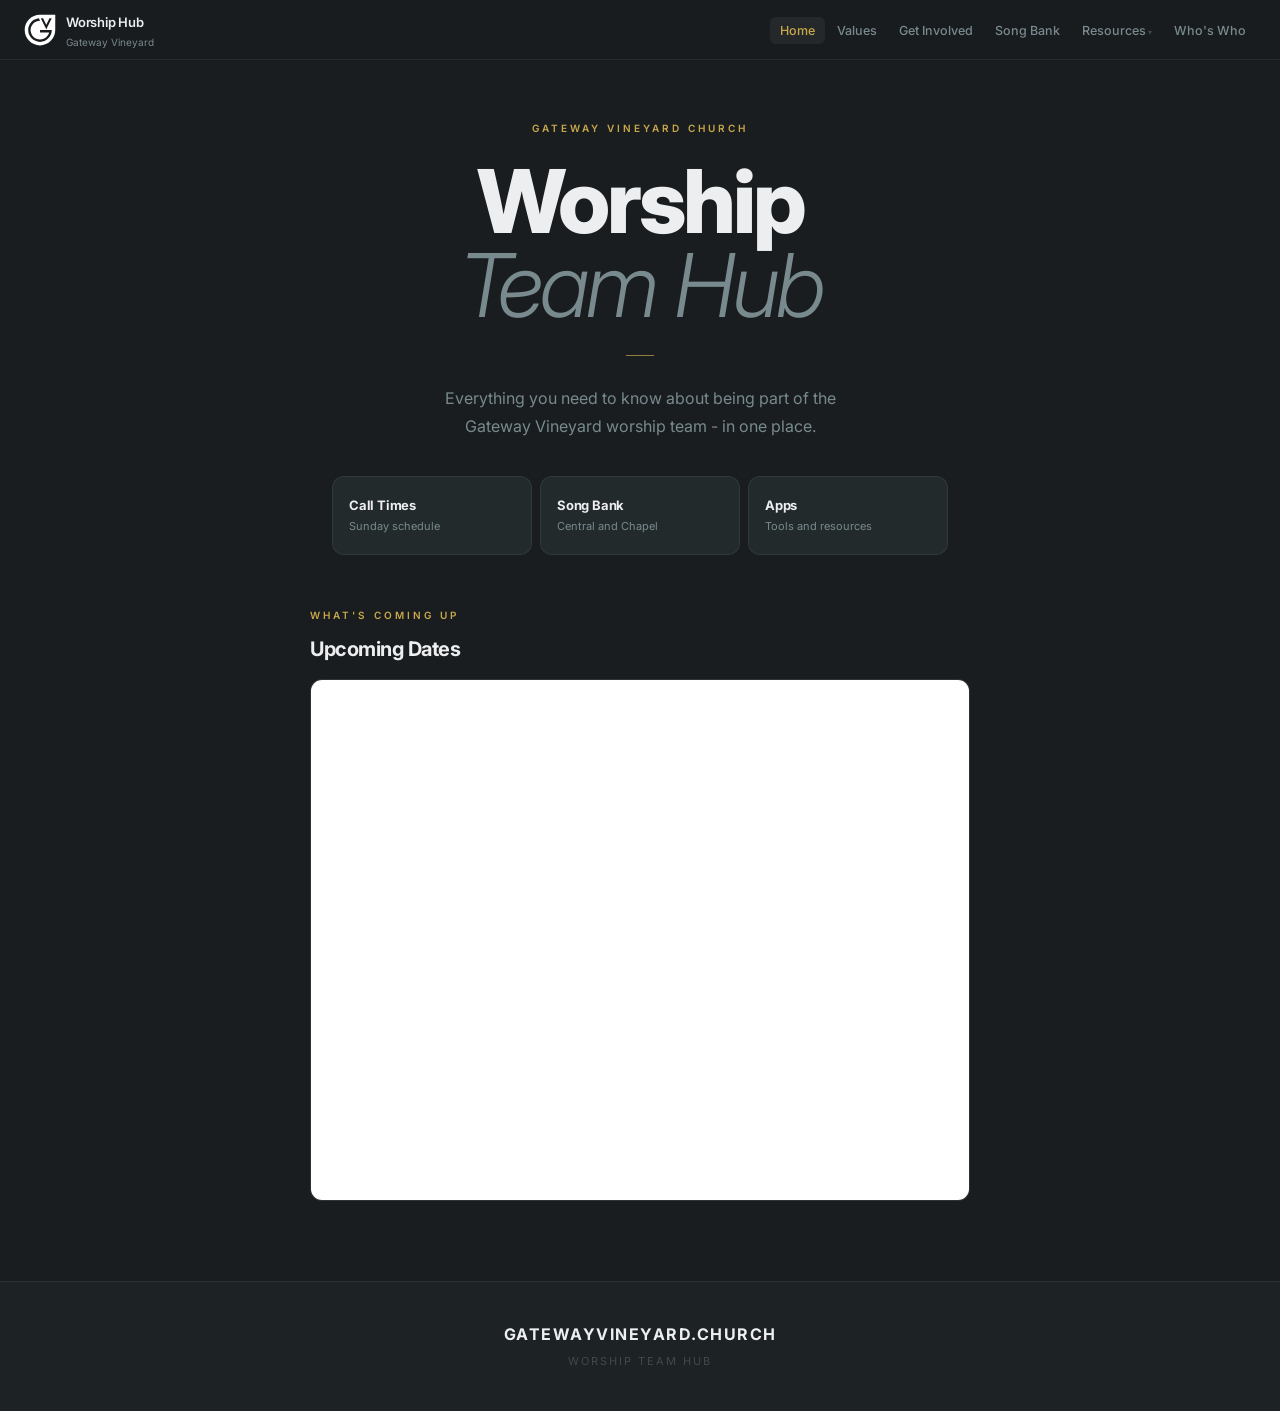
<file: index.html>
<!DOCTYPE html>
<html lang="en">
<head>
  <meta charset="UTF-8" />
  <meta name="viewport" content="width=device-width, initial-scale=1.0" />
  <title>Worship Hub - Gateway Vineyard</title>
  <link rel="preconnect" href="https://fonts.googleapis.com" />
  <link rel="preconnect" href="https://fonts.gstatic.com" crossorigin />
  <link href="https://fonts.googleapis.com/css2?family=Inter:ital,wght@0,300;0,400;0,500;0,600;0,700;0,800;0,900;1,300&display=swap" rel="stylesheet" />
  <link rel="stylesheet" href="style.css" />
</head>
<body>

<nav id="site-nav"></nav>
<div class="drawer" id="drawer"></div>

<section class="hero">
  <div class="hero-content">

    <div class="eyebrow">Gateway Vineyard Church</div>

    <h1>Worship<span>Team Hub</span></h1>

    <div class="rule"></div>

    <p class="hero-desc">
      Everything you need to know about being part of the Gateway Vineyard
      worship team - in one place.
    </p>

    <div class="tiles">
      <a href="call-times.html" class="tile">
        <div class="tile-label">Call Times</div>
        <div class="tile-sub">Sunday schedule</div>
      </a>
      <a href="song-bank.html" class="tile">
        <div class="tile-label">Song Bank</div>
        <div class="tile-sub">Central and Chapel</div>
      </a>
      <a href="apps.html" class="tile">
        <div class="tile-label">Apps</div>
        <div class="tile-sub">Tools and resources</div>
      </a>
    </div>

    <div class="upcoming">
      <div class="section-label">What's coming up</div>
      <h2>Upcoming Dates</h2>
      <div class="cal-wrap">
        <iframe
          src="https://gatewayvineyardnorwich.churchsuite.com/embed/calendar?body_bgcolor=1d2224&text_color=EDEEF0&link_color=C8A84A&categories=11&show_categories=0&num_results=8&months=1&sites="
          title="Upcoming dates - ChurchSuite"
          frameborder="0"
          scrolling="no"
          style="border-width:0"
        ></iframe>
      </div>
    </div>

  </div>
</section>

<footer>
  <a href="https://gatewayvineyard.church">GatewayVineyard.Church</a>
  <p>Worship Team Hub</p>
</footer>

<script src="nav.js"></script>
</body>
</html>
</file>
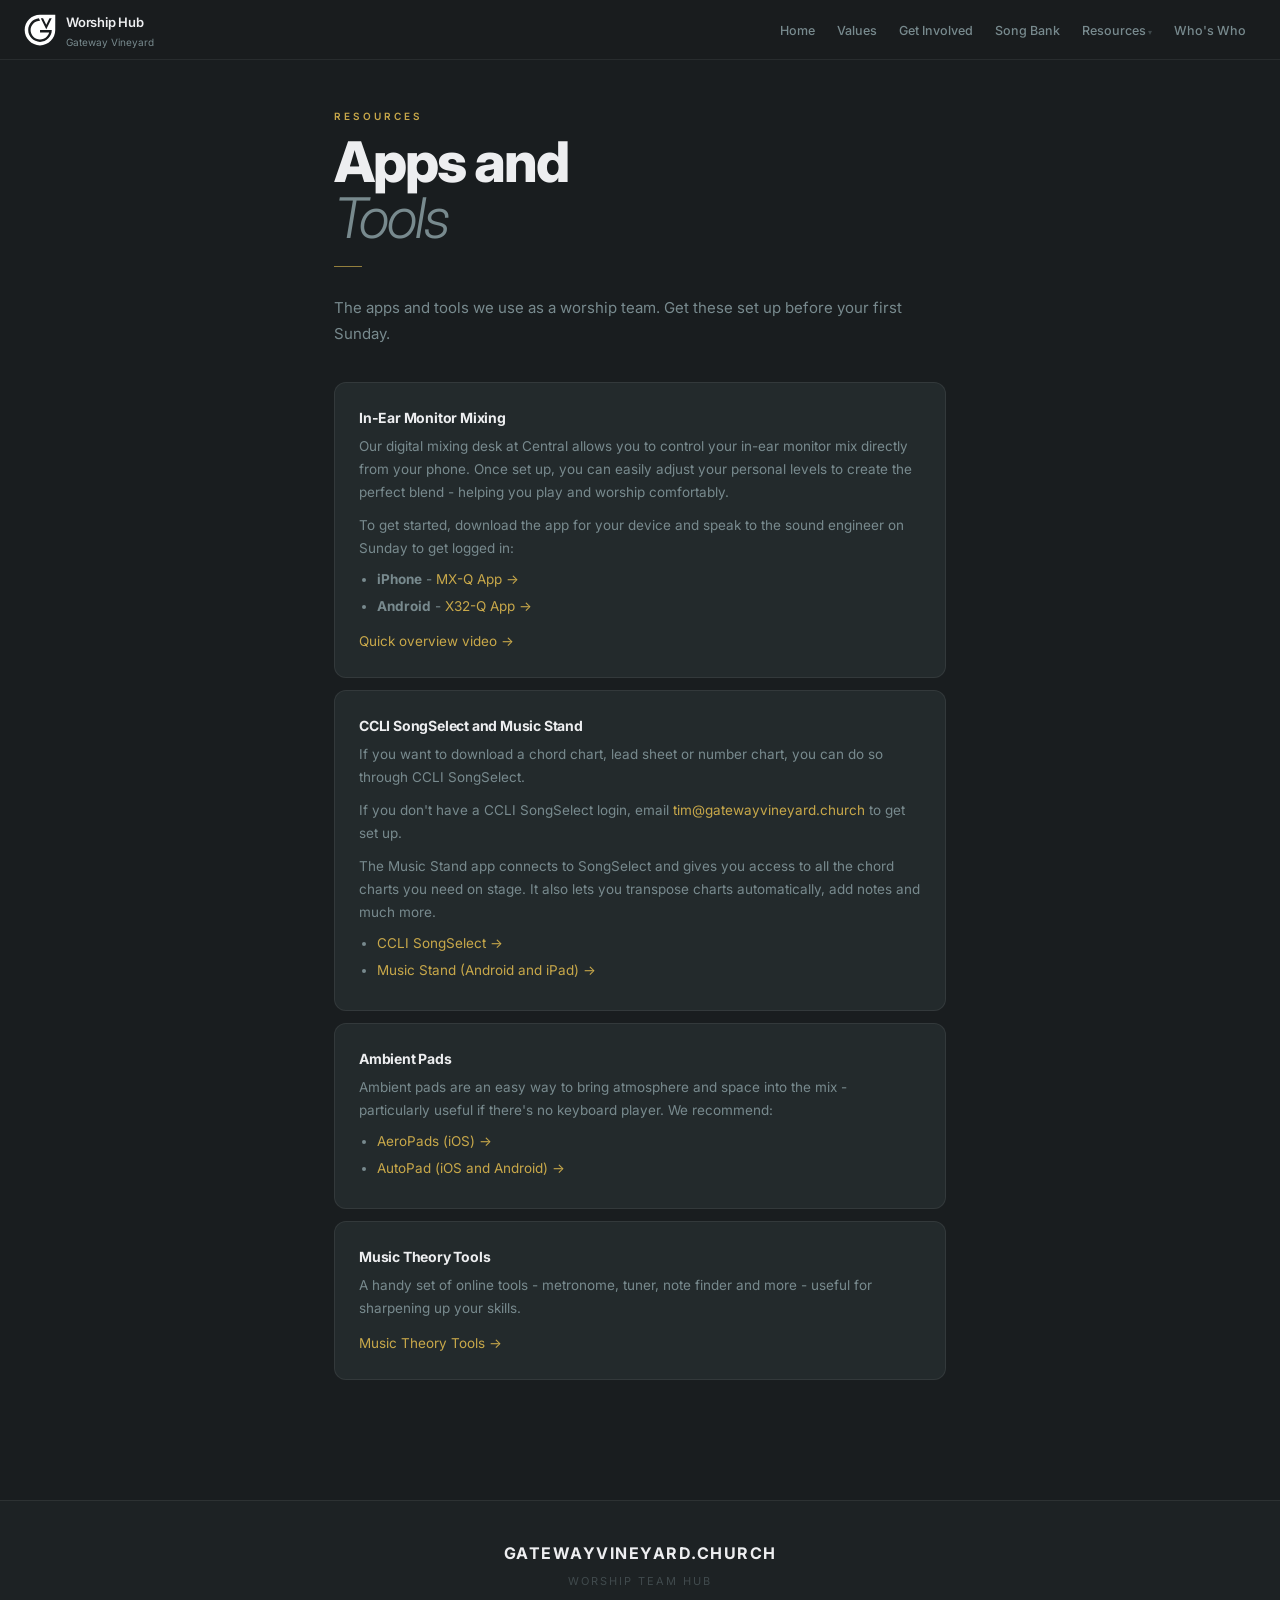
<file: apps.html>
<!DOCTYPE html>
<html lang="en">
<head>
  <meta charset="UTF-8" />
  <meta name="viewport" content="width=device-width, initial-scale=1.0" />
  <title>Apps - Worship Hub</title>
  <link rel="preconnect" href="https://fonts.googleapis.com" />
  <link rel="preconnect" href="https://fonts.gstatic.com" crossorigin />
  <link href="https://fonts.googleapis.com/css2?family=Inter:ital,wght@0,300;0,400;0,500;0,600;0,700;0,800;0,900;1,300&display=swap" rel="stylesheet" />
  <link rel="stylesheet" href="style.css" />
</head>
<body>

<nav id="site-nav"></nav>
<div class="drawer" id="drawer"></div>

<div class="page">
  <div class="page-inner">

    <div class="section-label">Resources</div>
    <h1 class="page-title">Apps and<span>Tools</span></h1>
    <div class="rule left"></div>
    <p class="page-desc">
      The apps and tools we use as a worship team. Get these set up before your first Sunday.
    </p>

    <div class="section-block">

      <div class="card">
        <div class="card-title">In-Ear Monitor Mixing</div>
        <p>Our digital mixing desk at Central allows you to control your in-ear monitor mix directly from your phone. Once set up, you can easily adjust your personal levels to create the perfect blend - helping you play and worship comfortably.</p>
        <p style="margin-top:10px">To get started, download the app for your device and speak to the sound engineer on Sunday to get logged in:</p>
        <ul style="margin-top:8px">
          <li><strong>iPhone</strong> - <a href="https://apps.apple.com/us/app/mx-q/id1471505954" target="_blank" rel="noopener">MX-Q App &rarr;</a></li>
          <li><strong>Android</strong> - <a href="https://play.google.com/store/apps/details?id=com.behringer.android.control.app.x32q&amp;hl=en_GB" target="_blank" rel="noopener">X32-Q App &rarr;</a></li>
        </ul>
        <p style="margin-top:12px"><a href="https://www.youtube.com/watch?v=Gy7uMNbm7X4" target="_blank" rel="noopener">Quick overview video &rarr;</a></p>
      </div>

      <div class="card">
        <div class="card-title">CCLI SongSelect and Music Stand</div>
        <p>If you want to download a chord chart, lead sheet or number chart, you can do so through CCLI SongSelect.</p>
        <p style="margin-top:10px">If you don't have a CCLI SongSelect login, email <a href="mailto:tim@gatewayvineyard.church">tim@gatewayvineyard.church</a> to get set up.</p>
        <p style="margin-top:10px">The Music Stand app connects to SongSelect and gives you access to all the chord charts you need on stage. It also lets you transpose charts automatically, add notes and much more.</p>
        <ul style="margin-top:8px">
          <li><a href="https://songselect.ccli.com/" target="_blank" rel="noopener">CCLI SongSelect &rarr;</a></li>
          <li><a href="https://www.worshiptools.com/en-us/music-stand" target="_blank" rel="noopener">Music Stand (Android and iPad) &rarr;</a></li>
        </ul>
      </div>

      <div class="card">
        <div class="card-title">Ambient Pads</div>
        <p>Ambient pads are an easy way to bring atmosphere and space into the mix - particularly useful if there's no keyboard player. We recommend:</p>
        <ul style="margin-top:8px">
          <li><a href="https://apps.apple.com/us/app/aeropads/id1612952507" target="_blank" rel="noopener">AeroPads (iOS) &rarr;</a></li>
          <li><a href="https://www.audiosymmetric.com/autopad.html" target="_blank" rel="noopener">AutoPad (iOS and Android) &rarr;</a></li>
        </ul>
      </div>

      <div class="card">
        <div class="card-title">Music Theory Tools</div>
        <p>A handy set of online tools - metronome, tuner, note finder and more - useful for sharpening up your skills.</p>
        <p style="margin-top:12px"><a href="https://www.musicca.com/tools" target="_blank" rel="noopener">Music Theory Tools &rarr;</a></p>
      </div>

    </div>

  </div>
</div>

<footer>
  <a href="https://gatewayvineyard.church">GatewayVineyard.Church</a>
  <p>Worship Team Hub</p>
</footer>

<script src="nav.js"></script>
</body>
</html>
</file>
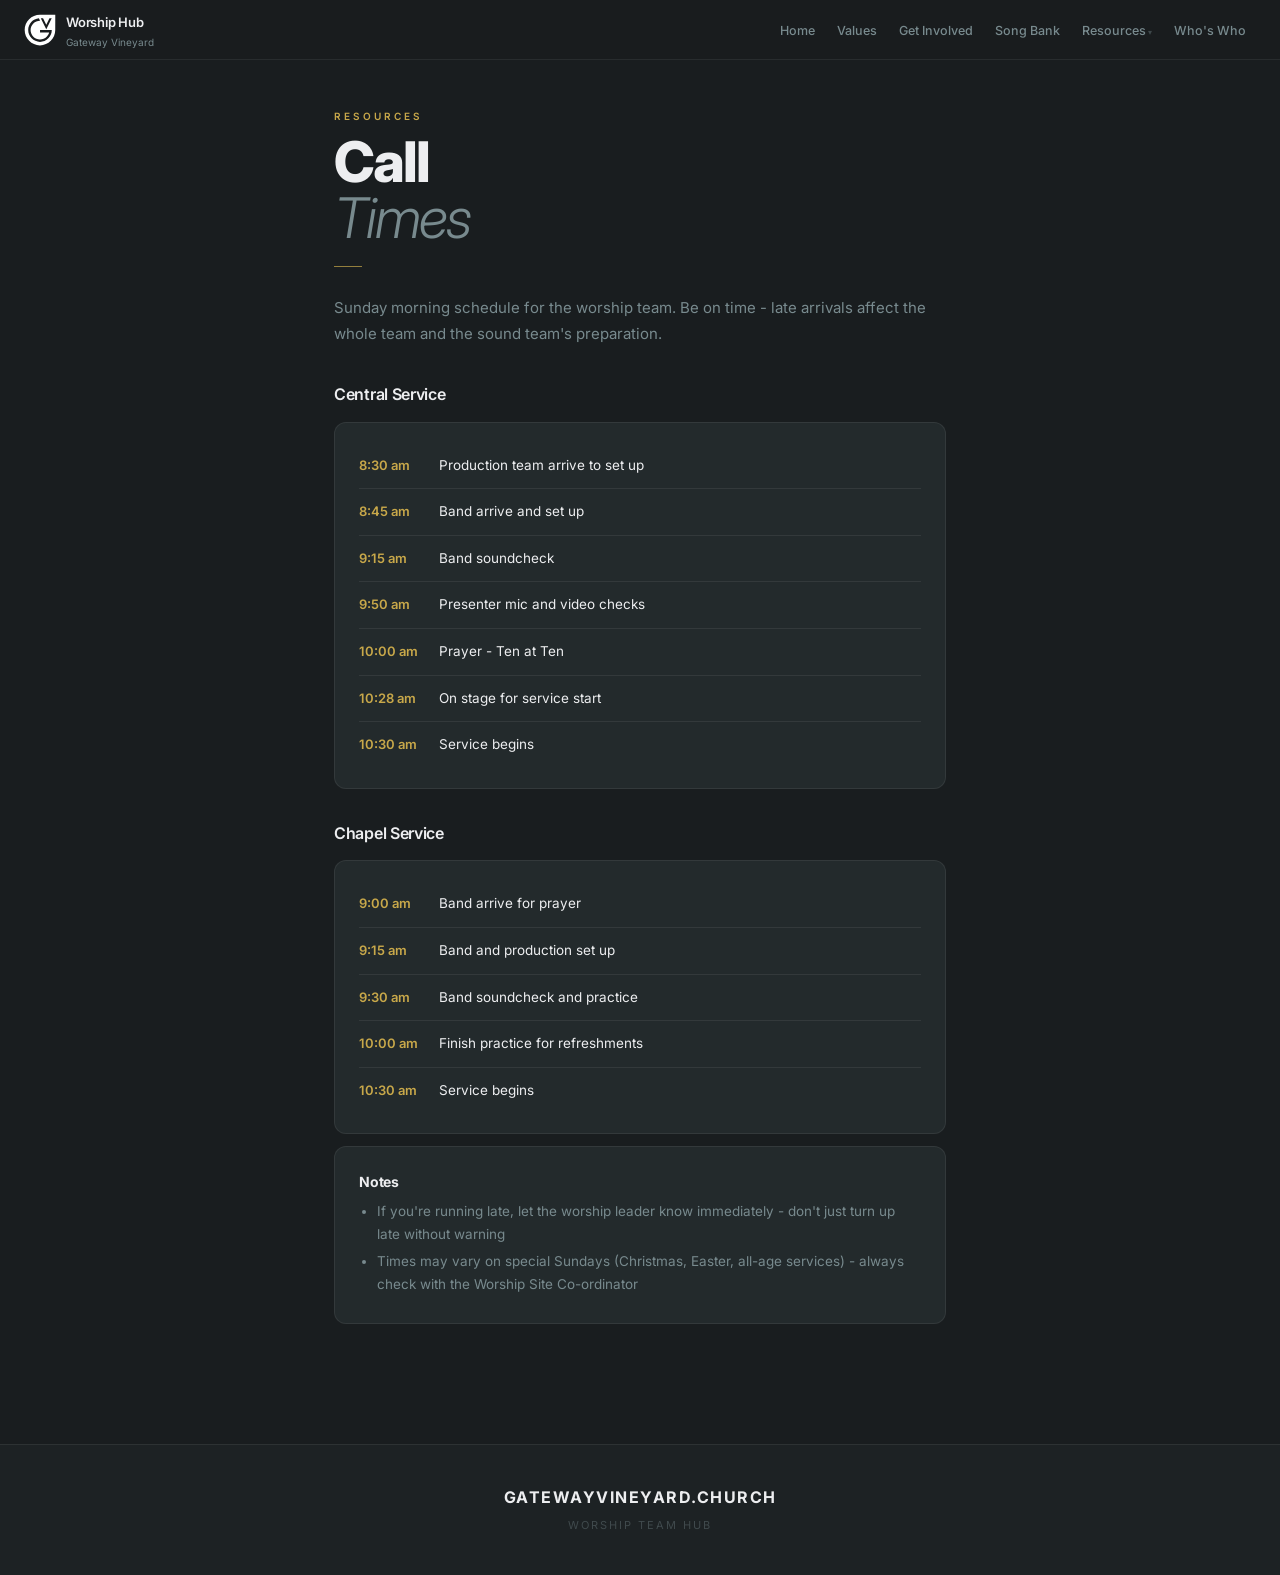
<file: call-times.html>
<!DOCTYPE html>
<html lang="en">
<head>
  <meta charset="UTF-8" />
  <meta name="viewport" content="width=device-width, initial-scale=1.0" />
  <title>Call Times - Worship Hub</title>
  <link rel="preconnect" href="https://fonts.googleapis.com" />
  <link rel="preconnect" href="https://fonts.gstatic.com" crossorigin />
  <link href="https://fonts.googleapis.com/css2?family=Inter:ital,wght@0,300;0,400;0,500;0,600;0,700;0,800;0,900;1,300&display=swap" rel="stylesheet" />
  <link rel="stylesheet" href="style.css" />
  <style>
    .time-table {
      width: 100%;
      border-collapse: collapse;
    }
    .time-table td {
      padding: 12px 0;
      font-size: 13.5px;
      border-bottom: 1px solid var(--border);
      vertical-align: top;
    }
    .time-table td:first-child {
      color: var(--gold);
      font-weight: 600;
      font-size: 13px;
      width: 80px;
      padding-right: 16px;
    }
    .time-table tr:last-child td { border-bottom: none; }
    .time-table td .sub-note {
      display: block;
      font-size: 12px;
      color: var(--muted);
      margin-top: 2px;
    }
  </style>
</head>
<body>

<nav id="site-nav"></nav>
<div class="drawer" id="drawer"></div>

<div class="page">
  <div class="page-inner">

    <div class="section-label">Resources</div>
    <h1 class="page-title">Call<span>Times</span></h1>
    <div class="rule left"></div>
    <p class="page-desc">
      Sunday morning schedule for the worship team. Be on time - late arrivals affect the whole team and the sound team's preparation.
    </p>

    <div class="section-block">

      <h3 style="margin-bottom:14px">Central Service</h3>
      <div class="card" style="padding:20px 24px">
        <table class="time-table">
          <tr>
            <td>8:30 am</td>
            <td>
              Production team arrive to set up
            </td>
          </tr>
          <tr>
            <td>8:45 am</td>
            <td>
              Band arrive and set up
            </td>
          </tr>
          <tr>
            <td>9:15 am</td>
            <td>
              Band soundcheck
            </td>
          </tr>
          <tr>
            <td>9:50 am</td>
            <td>
              Presenter mic and video checks
            </td>
          </tr>
          <tr>
            <td>10:00 am</td>
            <td>
              Prayer - Ten at Ten
            </td>
          </tr>
          <tr>
            <td>10:28 am</td>
            <td>
              On stage for service start
            </td>
          </tr>
          <tr>
            <td>10:30 am</td>
            <td>
              Service begins
            </td>
          </tr>
        </table>
      </div>

      <h3 style="margin-top:32px; margin-bottom:14px">Chapel Service</h3>
      <div class="card" style="padding:20px 24px">
        <table class="time-table">
          <tr>
            <td>9:00 am</td>
            <td>
              Band arrive for prayer
            </td>
          </tr>
          <tr>
            <td>9:15 am</td>
            <td>
              Band and production set up
            </td>
          </tr>
          <tr>
            <td>9:30 am</td>
            <td>
              Band soundcheck and practice
            </td>
          </tr>
          <tr>
            <td>10:00 am</td>
            <td>
              Finish practice for refreshments
            </td>
          </tr>
          <tr>
            <td>10:30 am</td>
            <td>
              Service begins
            </td>
          </tr>
        </table>
      </div>

      <div class="card" style="margin-top:12px">
        <div class="card-title">Notes</div>
        <ul>
          <li>If you're running late, let the worship leader know immediately - don't just turn up late without warning</li>
          <li>Times may vary on special Sundays (Christmas, Easter, all-age services) - always check with the Worship Site Co-ordinator</li>
        </ul>
      </div>

    </div>

  </div>
</div>

<footer>
  <a href="https://gatewayvineyard.church">GatewayVineyard.Church</a>
  <p>Worship Team Hub</p>
</footer>

<script src="nav.js"></script>
</body>
</html>
</file>
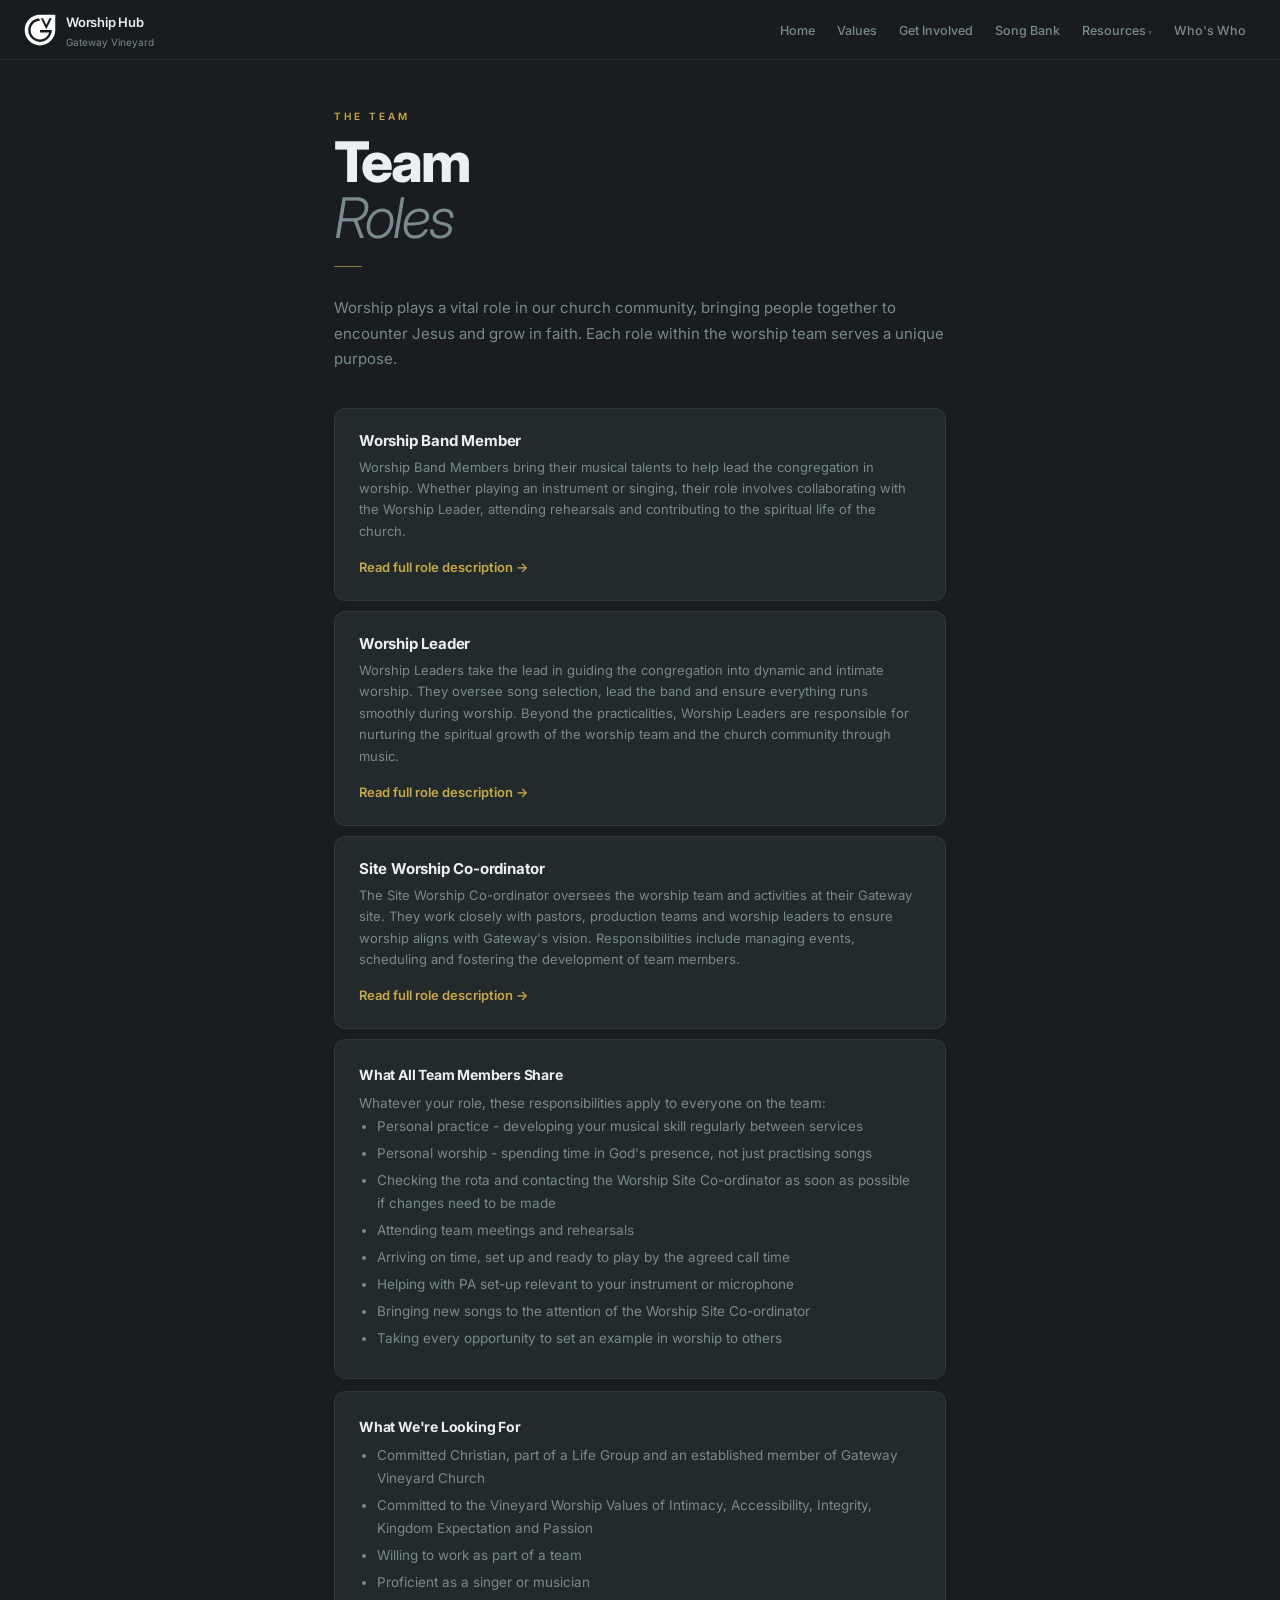
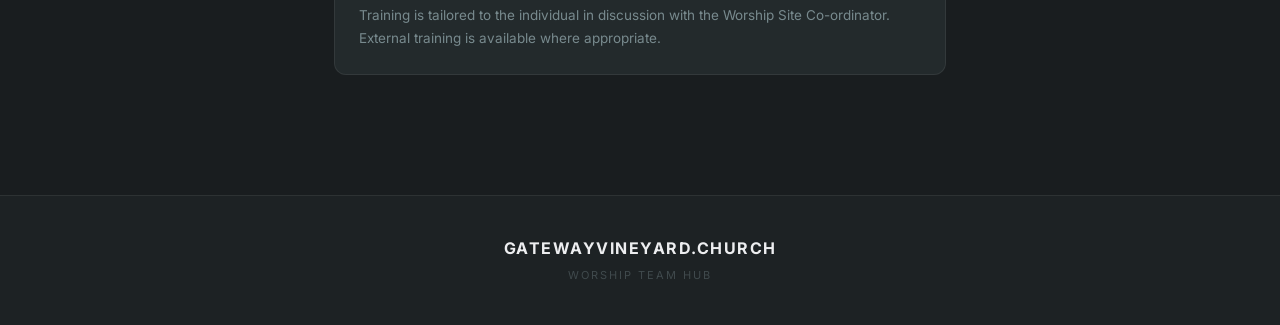
<file: roles.html>
<!DOCTYPE html>
<html lang="en">
<head>
  <meta charset="UTF-8" />
  <meta name="viewport" content="width=device-width, initial-scale=1.0" />
  <title>Team Roles - Worship Hub</title>
  <link rel="preconnect" href="https://fonts.googleapis.com" />
  <link rel="preconnect" href="https://fonts.gstatic.com" crossorigin />
  <link href="https://fonts.googleapis.com/css2?family=Inter:ital,wght@0,300;0,400;0,500;0,600;0,700;0,800;0,900;1,300&display=swap" rel="stylesheet" />
  <link rel="stylesheet" href="style.css" />
</head>
<body>

<nav id="site-nav"></nav>
<div class="drawer" id="drawer"></div>

<div class="page">
  <div class="page-inner">

    <div class="section-label">The team</div>
    <h1 class="page-title">Team<span>Roles</span></h1>
    <div class="rule left"></div>
    <p class="page-desc">
      Worship plays a vital role in our church community, bringing people together to encounter Jesus and grow in faith. Each role within the worship team serves a unique purpose.
    </p>

    <div class="section-block">

      <div class="role-card">
        <div class="role-title">Worship Band Member</div>
        <div class="role-desc">Worship Band Members bring their musical talents to help lead the congregation in worship. Whether playing an instrument or singing, their role involves collaborating with the Worship Leader, attending rehearsals and contributing to the spiritual life of the church.</div>
        <p style="margin-top:12px"><a href="https://drive.google.com/file/d/1e4xaQgYbm4Lf4PGlTH--vicclRSRamU0/view?usp=sharing" target="_blank" rel="noopener" style="color:var(--gold);text-decoration:none;font-size:13px;font-weight:600">Read full role description &rarr;</a></p>
      </div>

      <div class="role-card">
        <div class="role-title">Worship Leader</div>
        <div class="role-desc">Worship Leaders take the lead in guiding the congregation into dynamic and intimate worship. They oversee song selection, lead the band and ensure everything runs smoothly during worship. Beyond the practicalities, Worship Leaders are responsible for nurturing the spiritual growth of the worship team and the church community through music.</div>
        <p style="margin-top:12px"><a href="https://drive.google.com/file/d/1oLhJYaJTCH-Z82CYNoz4yX2v-OwDSc8O/view?usp=sharing" target="_blank" rel="noopener" style="color:var(--gold);text-decoration:none;font-size:13px;font-weight:600">Read full role description &rarr;</a></p>
      </div>

      <div class="role-card">
        <div class="role-title">Site Worship Co-ordinator</div>
        <div class="role-desc">The Site Worship Co-ordinator oversees the worship team and activities at their Gateway site. They work closely with pastors, production teams and worship leaders to ensure worship aligns with Gateway's vision. Responsibilities include managing events, scheduling and fostering the development of team members.</div>
        <p style="margin-top:12px"><a href="https://drive.google.com/file/d/1vX-laEezX9lpfW-7A2iEvLV93hJZ4UBr/view?usp=sharing" target="_blank" rel="noopener" style="color:var(--gold);text-decoration:none;font-size:13px;font-weight:600">Read full role description &rarr;</a></p>
      </div>

      <div class="card">
        <div class="card-title">What All Team Members Share</div>
        <p>Whatever your role, these responsibilities apply to everyone on the team:</p>
        <ul>
          <li>Personal practice - developing your musical skill regularly between services</li>
          <li>Personal worship - spending time in God's presence, not just practising songs</li>
          <li>Checking the rota and contacting the Worship Site Co-ordinator as soon as possible if changes need to be made</li>
          <li>Attending team meetings and rehearsals</li>
          <li>Arriving on time, set up and ready to play by the agreed call time</li>
          <li>Helping with PA set-up relevant to your instrument or microphone</li>
          <li>Bringing new songs to the attention of the Worship Site Co-ordinator</li>
          <li>Taking every opportunity to set an example in worship to others</li>
        </ul>
      </div>

      <div class="card">
        <div class="card-title">What We're Looking For</div>
        <ul>
          <li>Committed Christian, part of a Life Group and an established member of Gateway Vineyard Church</li>
          <li>Committed to the Vineyard Worship Values of Intimacy, Accessibility, Integrity, Kingdom Expectation and Passion</li>
          <li>Willing to work as part of a team</li>
          <li>Proficient as a singer or musician</li>
        </ul>
        <p style="margin-top:10px">Training is tailored to the individual in discussion with the Worship Site Co-ordinator. External training is available where appropriate.</p>
      </div>

    </div>

  </div>
</div>

<footer>
  <a href="https://gatewayvineyard.church">GatewayVineyard.Church</a>
  <p>Worship Team Hub</p>
</footer>

<script src="nav.js"></script>
</body>
</html>
</file>
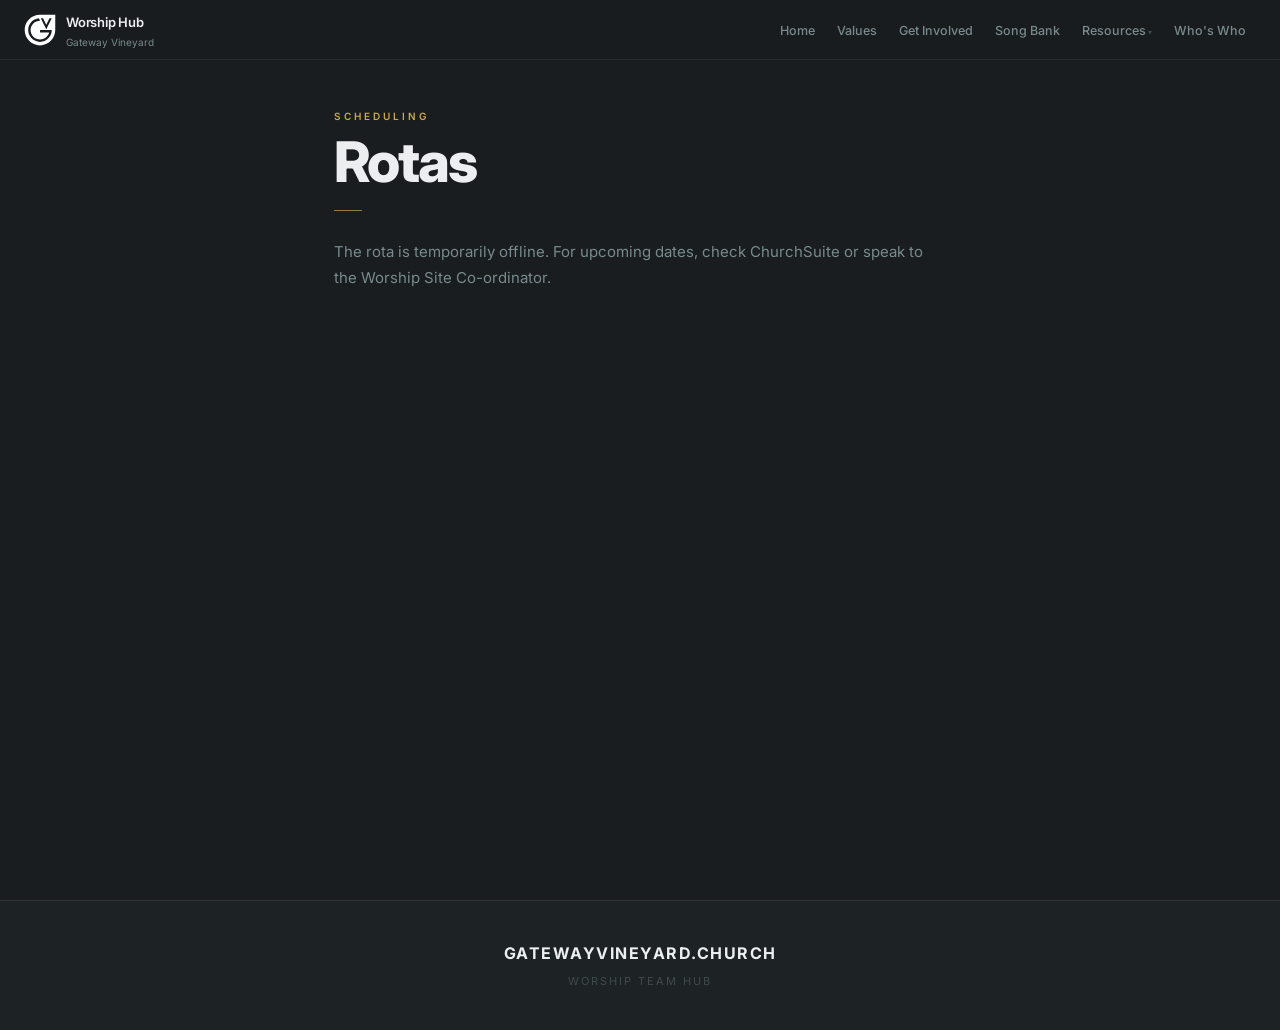
<file: rotas.html>
<!DOCTYPE html>
<html lang="en">
<head>
  <meta charset="UTF-8" />
  <meta name="viewport" content="width=device-width, initial-scale=1.0" />
  <meta name="robots" content="noindex, nofollow" />
  <title>Rotas - Worship Hub</title>
  <link rel="preconnect" href="https://fonts.googleapis.com" />
  <link rel="preconnect" href="https://fonts.gstatic.com" crossorigin />
  <link href="https://fonts.googleapis.com/css2?family=Inter:ital,wght@0,300;0,400;0,500;0,600;0,700;0,800;0,900;1,300&display=swap" rel="stylesheet" />
  <link rel="stylesheet" href="style.css" />
</head>
<body>

<nav id="site-nav"></nav>
<div class="drawer" id="drawer"></div>

<div class="page">
  <div class="page-inner">

    <div class="section-label">Scheduling</div>
    <h1 class="page-title">Rotas</h1>
    <div class="rule left"></div>
    <p class="page-desc">
      The rota is temporarily offline. For upcoming dates, check ChurchSuite or speak to the Worship Site Co-ordinator.
    </p>

  </div>
</div>

<footer>
  <a href="https://gatewayvineyard.church">GatewayVineyard.Church</a>
  <p>Worship Team Hub</p>
</footer>

<script src="nav.js"></script>
</body>
</html>
</file>
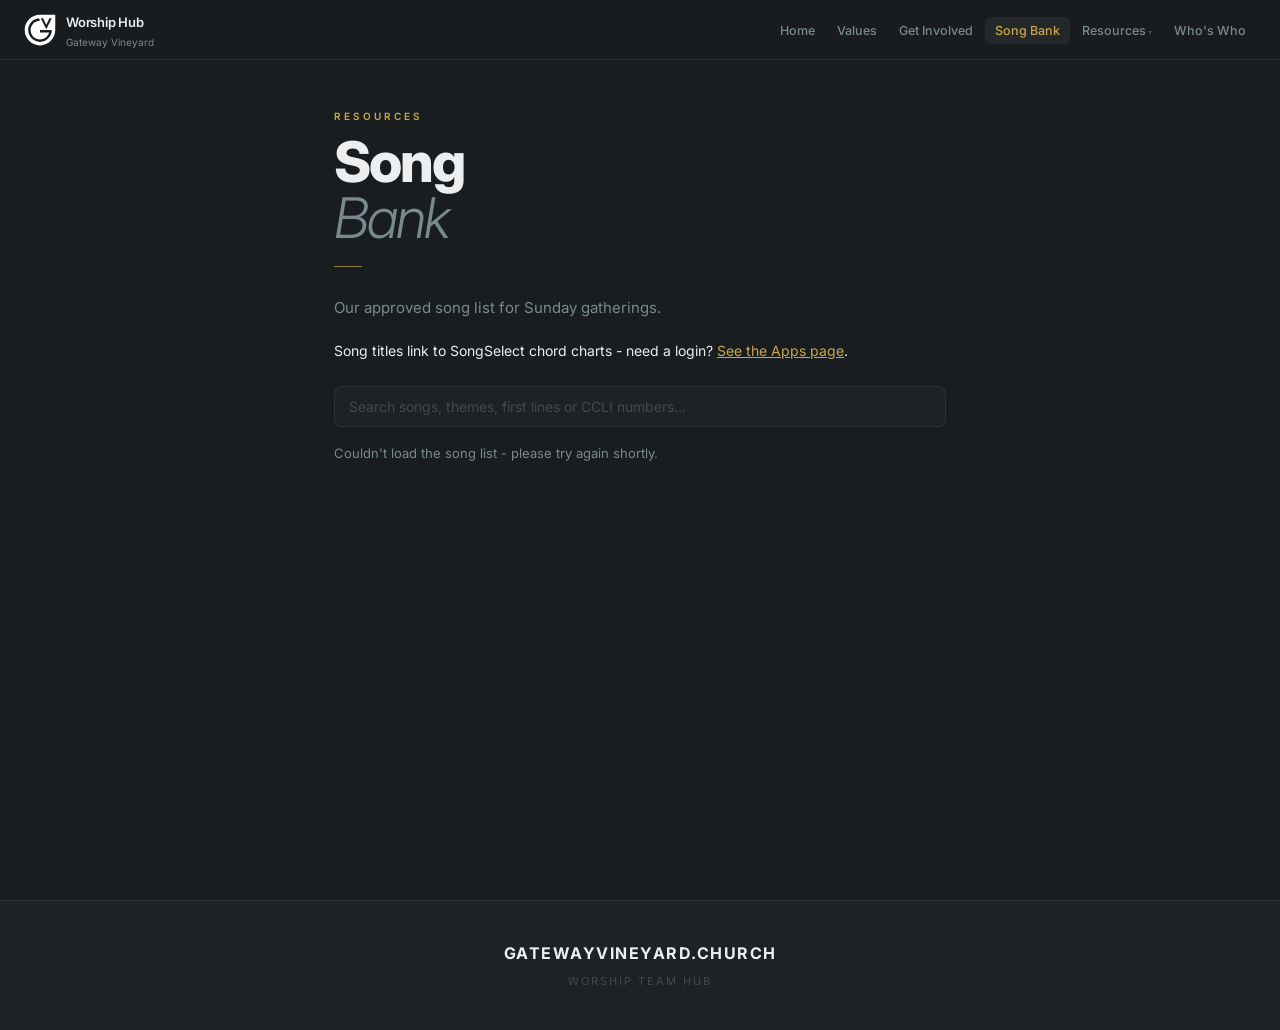
<file: song-bank.html>
<!DOCTYPE html>
<html lang="en">
<head>
  <meta charset="UTF-8" />
  <meta name="viewport" content="width=device-width, initial-scale=1.0" />
  <title>Song Bank - Worship Hub</title>
  <link rel="preconnect" href="https://fonts.googleapis.com" />
  <link rel="preconnect" href="https://fonts.gstatic.com" crossorigin />
  <link href="https://fonts.googleapis.com/css2?family=Inter:ital,wght@0,300;0,400;0,500;0,600;0,700;0,800;0,900;1,300&display=swap" rel="stylesheet" />
  <link rel="stylesheet" href="style.css" />
</head>
<body>

<nav id="site-nav"></nav>
<div class="drawer" id="drawer"></div>

<div class="page">
  <div class="page-inner">

    <div class="section-label">Resources</div>
    <h1 class="page-title">Song<span>Bank</span></h1>
    <div class="rule left"></div>
    <p class="page-desc">
      Our approved song list for Sunday gatherings.
    </p>
    <p style="font-size:14px;color:var(--text);margin-top:-18px;margin-bottom:24px;line-height:1.7">
      Song titles link to SongSelect chord charts - need a login? <a href="apps.html" style="color:var(--gold)">See the Apps page</a>.
    </p>

    <div class="section-block">

      <input
        class="form-input"
        id="song-search"
        type="search"
        placeholder="Search songs, themes, first lines or CCLI numbers…"
        style="margin-bottom:16px"
        oninput="filterSongs(this.value)"
      />

      <div id="song-list"><p class="song-loading">Loading…</p></div>

    </div>

  </div>
</div>

<footer>
  <a href="https://gatewayvineyard.church">GatewayVineyard.Church</a>
  <p>Worship Team Hub</p>
</footer>

<script src="nav.js"></script>
<script>
var SHEET_URL = 'https://docs.google.com/spreadsheets/d/e/2PACX-1vQnrYlj8Sk1pBs5_D4ByZz7leBs_aM_40zE_g-Ih3eAYWqklRo3eVc9XuziiRCGGg/pub?gid=444275959&single=true&output=csv';

// Sheet columns: Song Title | First Line | CCLI | Songselect Link | Key | BPM |
// Introduce - Central | Introduce - Chapel. The header row is detected by its
// labels (and its first cell may double as the first section name, e.g.
// "Gathering - a call to worship").
var allSections = [];

// Quote-aware CSV parser - handles commas AND newlines inside quoted cells
function parseCSV(text) {
  var rows = [], row = [], cur = '', inQ = false;
  text = text.replace(/\r/g, '');
  for (var i = 0; i < text.length; i++) {
    var c = text[i];
    if (inQ) {
      if (c === '"' && text[i + 1] === '"') { cur += '"'; i++; }
      else if (c === '"') { inQ = false; }
      else { cur += c; }
    } else if (c === '"') { inQ = true; }
    else if (c === ',') { row.push(cur.trim()); cur = ''; }
    else if (c === '\n') { row.push(cur.trim()); rows.push(row); row = []; cur = ''; }
    else { cur += c; }
  }
  row.push(cur.trim());
  rows.push(row);
  return rows;
}

// Sheet columns: TITLE | Alt Title | CCLI Number | Link | BPM | Key | Tag 1 | Tag 2
var COLS = { title: 0, firstLine: 1, ccli: 2, link: 3, bpm: 4, key: 5, themes: 6, themes2: 7, central: -1, chapel: -1, notes: -1 };

// Returns the number of recognised header labels in the row
function detectColumns(row) {
  var found = {}, hits = 0;
  row.forEach(function(cell, i) {
    var h = (cell || '').toLowerCase();
    if (!h) return;
    if (h.indexOf('first') >= 0 || h.indexOf('alt') >= 0) { found.firstLine = i; hits++; }
    else if (h.indexOf('ccli') >= 0 && h.indexOf('link') < 0) { found.ccli = i; hits++; }
    else if (h.indexOf('songselect') >= 0 || h.indexOf('song select') >= 0 || h.indexOf('link') >= 0) { found.link = i; hits++; }
    else if (h === 'key' || h.indexOf('key') === 0) { found.key = i; hits++; }
    else if (h.indexOf('bpm') >= 0 || h.indexOf('tempo') >= 0) { found.bpm = i; hits++; }
    else if (h.indexOf('central') >= 0) { found.central = i; hits++; }
    else if (h.indexOf('chapel') >= 0) { found.chapel = i; hits++; }
    else if (h.indexOf('theme') >= 0 || h.indexOf('tag') >= 0) {
      if (found.themes === undefined) found.themes = i; else found.themes2 = i;
      hits++;
    }
    else if (h.indexOf('note') >= 0) { found.notes = i; hits++; }
    else if (h === 'song' || h === 'title' || h.indexOf('song title') >= 0) { found.title = i; hits++; }
  });
  if (hits >= 2) Object.keys(found).forEach(function(k) { COLS[k] = found[k]; });
  return hits;
}

function cell(row, idx) {
  return idx >= 0 ? (row[idx] || '') : '';
}

function buildSections(rows) {
  var sections = [];
  var current = null;
  var headerDone = false;

  rows.forEach(function(row) {
    var filled = row.filter(function(c) { return (c || '').trim(); }).length;
    var c0 = (row[0] || '').trim();

    if (!filled) return;
    if (c0.toUpperCase().indexOf('SONGBANK') >= 0 || c0.toUpperCase().indexOf('SONG BANK') >= 0) return;
    if (c0.toUpperCase().indexOf('MULTISITE') >= 0) return;

    // Header row: contains column labels like CCLI / BPM / Songselect Link.
    // Its first cell may also name the first section.
    if (!headerDone && detectColumns(row) >= 2) {
      headerDone = true;
      if (c0 && c0.toLowerCase().indexOf('title') < 0 && c0.toLowerCase() !== 'song') {
        current = { section: c0, songs: [] };
        sections.push(current);
      }
      return;
    }

    var title = cell(row, COLS.title).trim();
    if (!title) return;

    // Section header: only the title cell is filled
    if (filled === 1) {
      current = { section: title, songs: [] };
      sections.push(current);
      return;
    }

    if (!current) {
      current = { section: 'Songs', songs: [] };
      sections.push(current);
    }
    current.songs.push({
      title:     title,
      firstLine: cell(row, COLS.firstLine),
      ccli:      cell(row, COLS.ccli),
      link:      cell(row, COLS.link),
      key:       cell(row, COLS.key),
      bpm:       cell(row, COLS.bpm),
      central:   cell(row, COLS.central),
      chapel:    cell(row, COLS.chapel),
      themes:    cell(row, COLS.themes),
      themes2:   cell(row, COLS.themes2),
      notes:     cell(row, COLS.notes)
    });
  });

  return sections;
}

function sectionClass(name) {
  var s = name.toUpperCase();
  if (s.indexOf('GATHERING') >= 0 || s.indexOf('CALL TO WORSHIP') >= 0) return 'sc-gathering';
  if (s.indexOf('REVELATION') >= 0) return 'sc-revelation';
  if (s.indexOf('RESPONSE') >= 0 || s.indexOf('ENCOUNTER') >= 0 || s.indexOf('INTIMACY') >= 0) return 'sc-response';
  if (s.indexOf('VINEYARD') >= 0 || s.indexOf('HOMEGROWN') >= 0 || s.indexOf('GATEWAY') >= 0) return 'sc-homegrown';
  return '';
}

function themeBadge(themes) {
  if (!themes) return '';
  return '<span class="song-chip theme">' + esc(themes) + '</span>';
}

function keyBadge(key) {
  if (!key) return '';
  return '<span class="song-chip key">Key ' + esc(key) + '</span>';
}

function bpmBadge(bpm) {
  if (!bpm) return '';
  return '<span class="song-chip key">' + esc(bpm) + ' BPM</span>';
}

function notesBadge(notes) {
  if (!notes) return '';
  var lower = notes.toLowerCase();
  var cls = lower.indexOf('classic') >= 0 ? 'song-chip key' :
            lower.indexOf('homegrown') >= 0 ? 'song-chip homegrown' :
            lower.indexOf('vineyard') >= 0 || lower.indexOf('kxc') >= 0 ? 'song-chip vineyard' :
            'song-chip';
  return '<span class="' + cls + '">' + esc(notes) + '</span>';
}

function renderSections(sections) {
  var el = document.getElementById('song-list');
  var total = sections.reduce(function(n, s) { return n + s.songs.length; }, 0);

  if (!total) {
    el.innerHTML = '<p style="color:var(--muted);font-size:13px;font-style:italic">No songs found.</p>';
    return;
  }

  var html = '';
  sections.forEach(function(s) {
    if (!s.songs.length) return;
    var sc = sectionClass(s.section);
    html += '<p class="rota-month-heading' + (sc ? ' ' + sc : '') + '">' + esc(s.section) + '</p>';
    s.songs.forEach(function(song) {
      var ccliLink = /^https?:\/\//.test(song.link) ? song.link
                   : /^\d+$/.test(song.ccli) ? 'https://songselect.ccli.com/Songs/' + song.ccli : '';
      var titleEl = ccliLink
        ? '<a class="song-title" href="' + esc(ccliLink) + '" target="_blank" rel="noopener">' + esc(song.title) + '</a>'
        : '<span class="song-title">' + esc(song.title) + '</span>';

      html += '<div class="song-row' + (sc ? ' ' + sc : '') + '">'
        + '<div class="song-main">'
        + titleEl
        + (song.firstLine ? '<span class="song-first-line">' + esc(song.firstLine) + '</span>' : '')
        + '</div>'
        + '<div class="song-meta">'
        + keyBadge(song.key)
        + bpmBadge(song.bpm)
        + themeBadge(song.themes)
        + themeBadge(song.themes2)
        + notesBadge(song.notes)
        + '</div>'
        + '</div>';
    });
  });

  el.innerHTML = html;
}

function filterSongs(query) {
  var q = query.toLowerCase().trim();
  if (!q) { renderSections(allSections); return; }

  var filtered = allSections.map(function(s) {
    return {
      section: s.section,
      songs: s.songs.filter(function(song) {
        return (song.title + ' ' + song.firstLine + ' ' + song.ccli + ' ' + song.themes + ' ' + song.themes2 + ' ' + song.notes + ' ' + song.bpm + ' ' + song.key)
          .toLowerCase().indexOf(q) >= 0;
      })
    };
  });

  renderSections(filtered);
}

function esc(s) {
  return (s || '').replace(/&/g,'&amp;').replace(/</g,'&lt;').replace(/>/g,'&gt;');
}

fetch(SHEET_URL)
  .then(function(r) { return r.text(); })
  .then(function(text) {
    var rows = parseCSV(text);
    allSections = buildSections(rows);
    renderSections(allSections);
  })
  .catch(function() {
    document.getElementById('song-list').innerHTML =
      '<p style="color:var(--muted);font-size:13px">Couldn\'t load the song list - please try again shortly.</p>';
  });
</script>
</body>
</html>
</file>
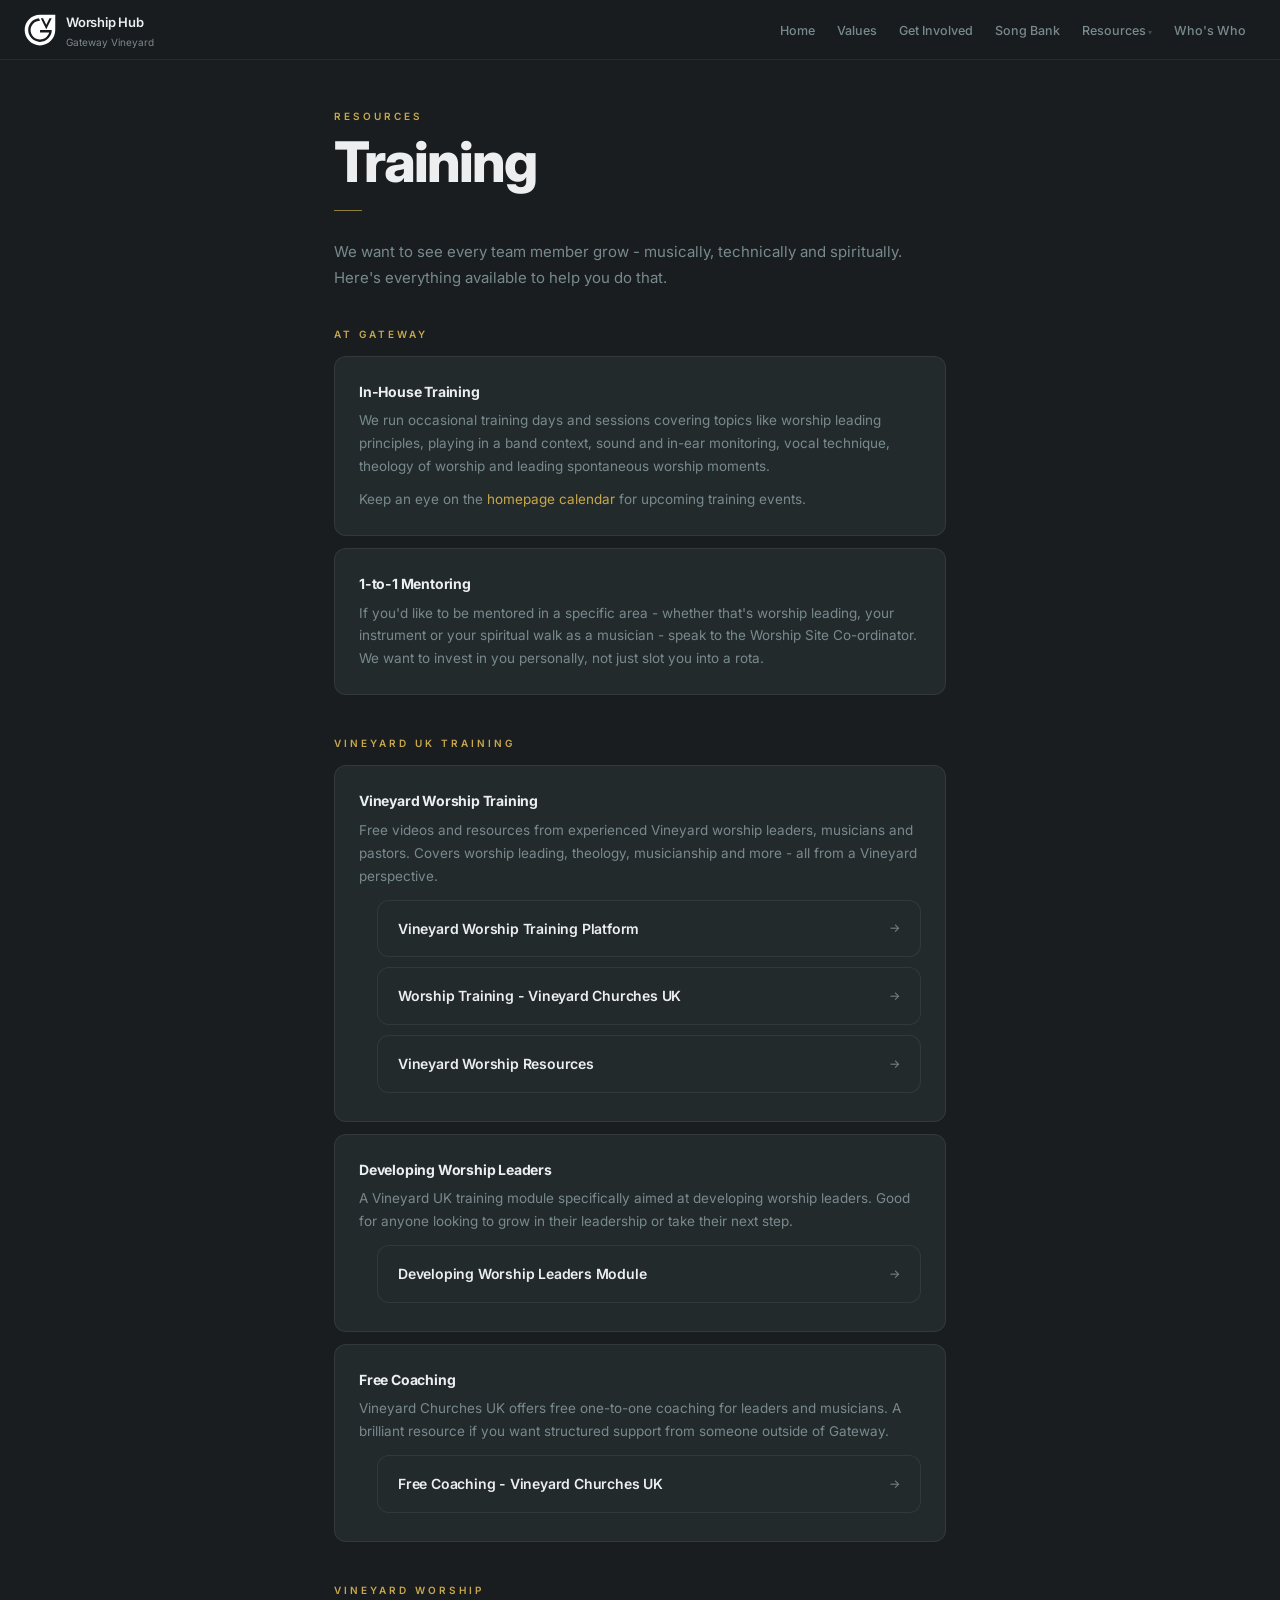
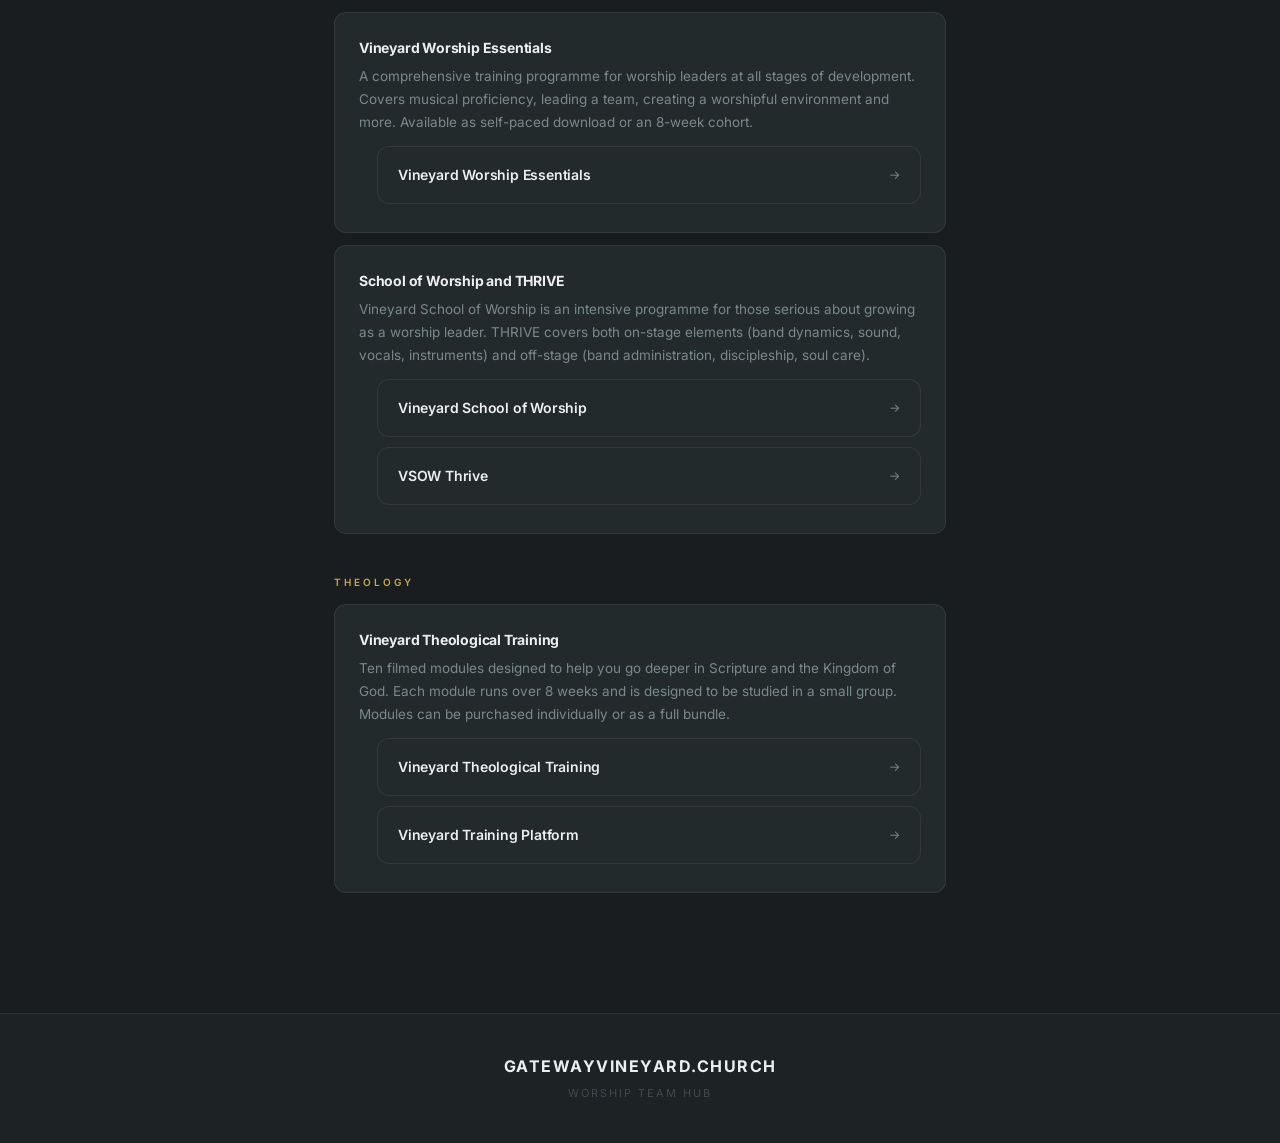
<file: training.html>
<!DOCTYPE html>
<html lang="en">
<head>
  <meta charset="UTF-8" />
  <meta name="viewport" content="width=device-width, initial-scale=1.0" />
  <title>Training - Worship Hub</title>
  <link rel="preconnect" href="https://fonts.googleapis.com" />
  <link rel="preconnect" href="https://fonts.gstatic.com" crossorigin />
  <link href="https://fonts.googleapis.com/css2?family=Inter:ital,wght@0,300;0,400;0,500;0,600;0,700;0,800;0,900;1,300&display=swap" rel="stylesheet" />
  <link rel="stylesheet" href="style.css" />
</head>
<body>

<nav id="site-nav"></nav>
<div class="drawer" id="drawer"></div>

<div class="page">
  <div class="page-inner">

    <div class="section-label">Resources</div>
    <h1 class="page-title">Training</h1>
    <div class="rule left"></div>
    <p class="page-desc">
      We want to see every team member grow - musically, technically and spiritually. Here's everything available to help you do that.
    </p>

    <!-- IN-HOUSE -->
    <div class="section-block">
      <div class="section-label" style="margin-bottom:14px">At Gateway</div>

      <div class="card">
        <div class="card-title">In-House Training</div>
        <p>We run occasional training days and sessions covering topics like worship leading principles, playing in a band context, sound and in-ear monitoring, vocal technique, theology of worship and leading spontaneous worship moments.</p>
        <p style="margin-top:10px">Keep an eye on the <a href="index.html">homepage calendar</a> for upcoming training events.</p>
      </div>

      <div class="card">
        <div class="card-title">1-to-1 Mentoring</div>
        <p>If you'd like to be mentored in a specific area - whether that's worship leading, your instrument or your spiritual walk as a musician - speak to the Worship Site Co-ordinator. We want to invest in you personally, not just slot you into a rota.</p>
      </div>
    </div>

    <!-- VINEYARD UK -->
    <div class="section-block">
      <div class="section-label" style="margin-bottom:14px">Vineyard UK Training</div>

      <div class="card">
        <div class="card-title">Vineyard Worship Training</div>
        <p>Free videos and resources from experienced Vineyard worship leaders, musicians and pastors. Covers worship leading, theology, musicianship and more - all from a Vineyard perspective.</p>
        <ul class="link-list" style="margin-top:12px">
          <li><a href="https://training.vineyardchurches.org.uk/pages/worship-training" target="_blank" rel="noopener">
            Vineyard Worship Training Platform
            <span class="link-arrow">→</span>
          </a></li>
          <li><a href="https://www.vineyardchurches.org.uk/worship/worship-training/" target="_blank" rel="noopener">
            Worship Training - Vineyard Churches UK
            <span class="link-arrow">→</span>
          </a></li>
          <li><a href="https://www.vineyardchurches.org.uk/worship/resources/" target="_blank" rel="noopener">
            Vineyard Worship Resources
            <span class="link-arrow">→</span>
          </a></li>
        </ul>
      </div>

      <div class="card">
        <div class="card-title">Developing Worship Leaders</div>
        <p>A Vineyard UK training module specifically aimed at developing worship leaders. Good for anyone looking to grow in their leadership or take their next step.</p>
        <ul class="link-list" style="margin-top:12px">
          <li><a href="https://www.vineyardchurches.org.uk/training-modules/developing-worship-leaders/" target="_blank" rel="noopener">
            Developing Worship Leaders Module
            <span class="link-arrow">→</span>
          </a></li>
        </ul>
      </div>

      <div class="card">
        <div class="card-title">Free Coaching</div>
        <p>Vineyard Churches UK offers free one-to-one coaching for leaders and musicians. A brilliant resource if you want structured support from someone outside of Gateway.</p>
        <ul class="link-list" style="margin-top:12px">
          <li><a href="https://www.vineyardchurches.org.uk/vision/coaching/" target="_blank" rel="noopener">
            Free Coaching - Vineyard Churches UK
            <span class="link-arrow">→</span>
          </a></li>
        </ul>
      </div>
    </div>

    <!-- VINEYARD WORSHIP GLOBAL -->
    <div class="section-block">
      <div class="section-label" style="margin-bottom:14px">Vineyard Worship</div>

      <div class="card">
        <div class="card-title">Vineyard Worship Essentials</div>
        <p>A comprehensive training programme for worship leaders at all stages of development. Covers musical proficiency, leading a team, creating a worshipful environment and more. Available as self-paced download or an 8-week cohort.</p>
        <ul class="link-list" style="margin-top:12px">
          <li><a href="https://www.vineyardworship.com/essentials" target="_blank" rel="noopener">
            Vineyard Worship Essentials
            <span class="link-arrow">→</span>
          </a></li>
        </ul>
      </div>

      <div class="card">
        <div class="card-title">School of Worship and THRIVE</div>
        <p>Vineyard School of Worship is an intensive programme for those serious about growing as a worship leader. THRIVE covers both on-stage elements (band dynamics, sound, vocals, instruments) and off-stage (band administration, discipleship, soul care).</p>
        <ul class="link-list" style="margin-top:12px">
          <li><a href="https://www.vineyardworship.com/vineyardschool" target="_blank" rel="noopener">
            Vineyard School of Worship
            <span class="link-arrow">→</span>
          </a></li>
          <li><a href="https://www.vineyardworship.com/vsow-thrive" target="_blank" rel="noopener">
            VSOW Thrive
            <span class="link-arrow">→</span>
          </a></li>
        </ul>
      </div>
    </div>

    <!-- THEOLOGICAL -->
    <div class="section-block">
      <div class="section-label" style="margin-bottom:14px">Theology</div>

      <div class="card">
        <div class="card-title">Vineyard Theological Training</div>
        <p>Ten filmed modules designed to help you go deeper in Scripture and the Kingdom of God. Each module runs over 8 weeks and is designed to be studied in a small group. Modules can be purchased individually or as a full bundle.</p>
        <ul class="link-list" style="margin-top:12px">
          <li><a href="https://training.vineyardchurches.org.uk/bundles/vineyard-theological-training" target="_blank" rel="noopener">
            Vineyard Theological Training
            <span class="link-arrow">→</span>
          </a></li>
          <li><a href="https://training.vineyardchurches.org.uk/" target="_blank" rel="noopener">
            Vineyard Training Platform
            <span class="link-arrow">→</span>
          </a></li>
        </ul>
      </div>
    </div>

  </div>
</div>

<footer>
  <a href="https://gatewayvineyard.church">GatewayVineyard.Church</a>
  <p>Worship Team Hub</p>
</footer>

<script src="nav.js"></script>
</body>
</html>
</file>
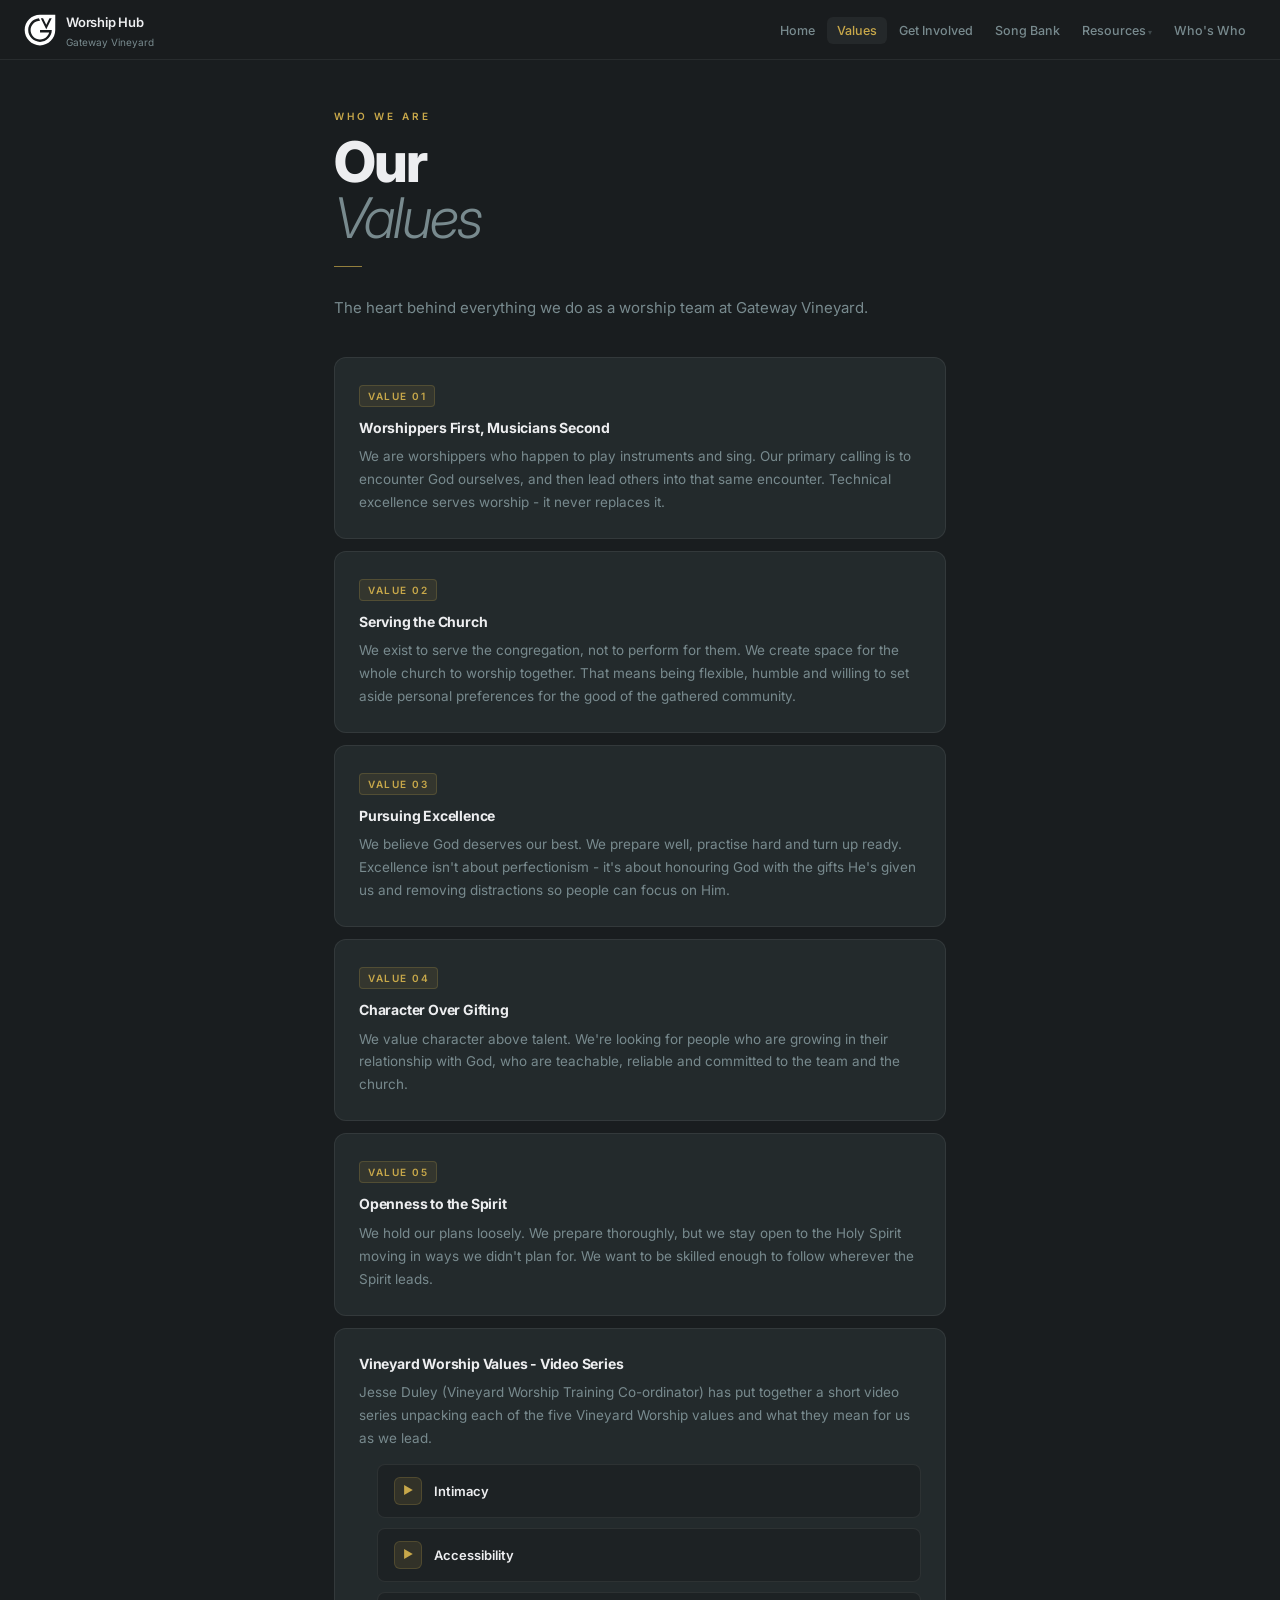
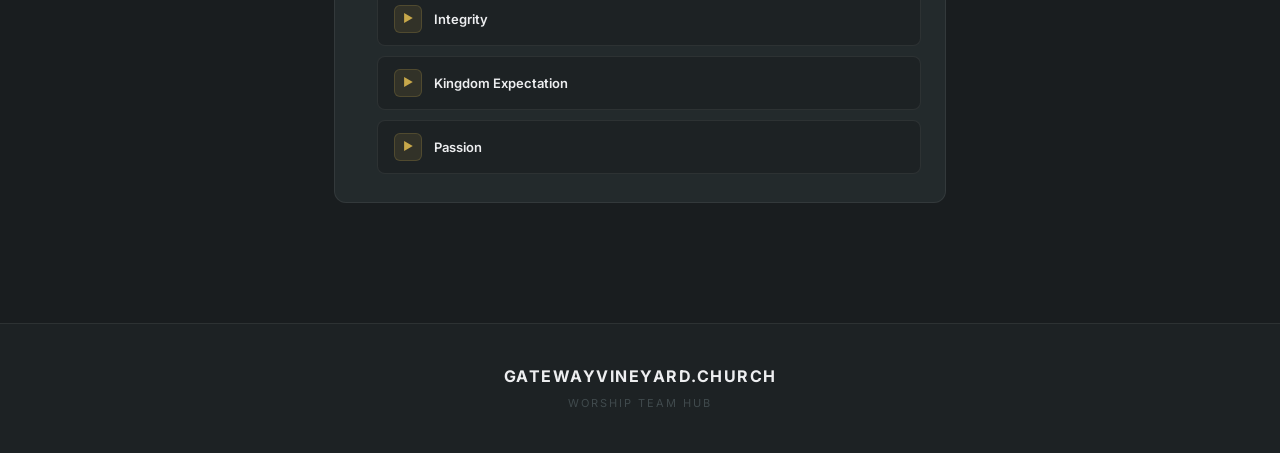
<file: values.html>
<!DOCTYPE html>
<html lang="en">
<head>
  <meta charset="UTF-8" />
  <meta name="viewport" content="width=device-width, initial-scale=1.0" />
  <title>Our Values - Worship Hub</title>
  <link rel="preconnect" href="https://fonts.googleapis.com" />
  <link rel="preconnect" href="https://fonts.gstatic.com" crossorigin />
  <link href="https://fonts.googleapis.com/css2?family=Inter:ital,wght@0,300;0,400;0,500;0,600;0,700;0,800;0,900;1,300&display=swap" rel="stylesheet" />
  <link rel="stylesheet" href="style.css" />
</head>
<body>

<nav id="site-nav"></nav>
<div class="drawer" id="drawer"></div>

<div class="page">
  <div class="page-inner">

    <div class="section-label">Who we are</div>
    <h1 class="page-title">Our<span>Values</span></h1>
    <div class="rule left"></div>
    <p class="page-desc">
      The heart behind everything we do as a worship team at Gateway Vineyard.
    </p>

    <div class="section-block">
      <div class="card">
        <div class="tag">Value 01</div>
        <div class="card-title">Worshippers First, Musicians Second</div>
        <p>We are worshippers who happen to play instruments and sing. Our primary calling is to encounter God ourselves, and then lead others into that same encounter. Technical excellence serves worship - it never replaces it.</p>
      </div>

      <div class="card">
        <div class="tag">Value 02</div>
        <div class="card-title">Serving the Church</div>
        <p>We exist to serve the congregation, not to perform for them. We create space for the whole church to worship together. That means being flexible, humble and willing to set aside personal preferences for the good of the gathered community.</p>
      </div>

      <div class="card">
        <div class="tag">Value 03</div>
        <div class="card-title">Pursuing Excellence</div>
        <p>We believe God deserves our best. We prepare well, practise hard and turn up ready. Excellence isn't about perfectionism - it's about honouring God with the gifts He's given us and removing distractions so people can focus on Him.</p>
      </div>

      <div class="card">
        <div class="tag">Value 04</div>
        <div class="card-title">Character Over Gifting</div>
        <p>We value character above talent. We're looking for people who are growing in their relationship with God, who are teachable, reliable and committed to the team and the church.</p>
      </div>

      <div class="card">
        <div class="tag">Value 05</div>
        <div class="card-title">Openness to the Spirit</div>
        <p>We hold our plans loosely. We prepare thoroughly, but we stay open to the Holy Spirit moving in ways we didn't plan for. We want to be skilled enough to follow wherever the Spirit leads.</p>
      </div>

      <div class="card">
        <div class="card-title">Vineyard Worship Values - Video Series</div>
        <p>Jesse Duley (Vineyard Worship Training Co-ordinator) has put together a short video series unpacking each of the five Vineyard Worship values and what they mean for us as we lead.</p>
        <ul class="video-list" style="margin-top:14px">
          <li><a href="https://www.youtube.com/watch?v=hw_YuD7JOes" target="_blank" rel="noopener">
            <span class="video-icon">▶</span>
            Intimacy
          </a></li>
          <li><a href="https://www.youtube.com/watch?v=5kiYh6x59TQ" target="_blank" rel="noopener">
            <span class="video-icon">▶</span>
            Accessibility
          </a></li>
          <li><a href="https://www.youtube.com/watch?v=0ZdSB4EUdpA" target="_blank" rel="noopener">
            <span class="video-icon">▶</span>
            Integrity
          </a></li>
          <li><a href="https://www.youtube.com/watch?v=IfmPztEWdHM" target="_blank" rel="noopener">
            <span class="video-icon">▶</span>
            Kingdom Expectation
          </a></li>
          <li><a href="https://www.youtube.com/watch?v=CR9qvFUAsGA" target="_blank" rel="noopener">
            <span class="video-icon">▶</span>
            Passion
          </a></li>
        </ul>
      </div>
    </div>

  </div>
</div>

<footer>
  <a href="https://gatewayvineyard.church">GatewayVineyard.Church</a>
  <p>Worship Team Hub</p>
</footer>

<script src="nav.js"></script>
</body>
</html>
</file>
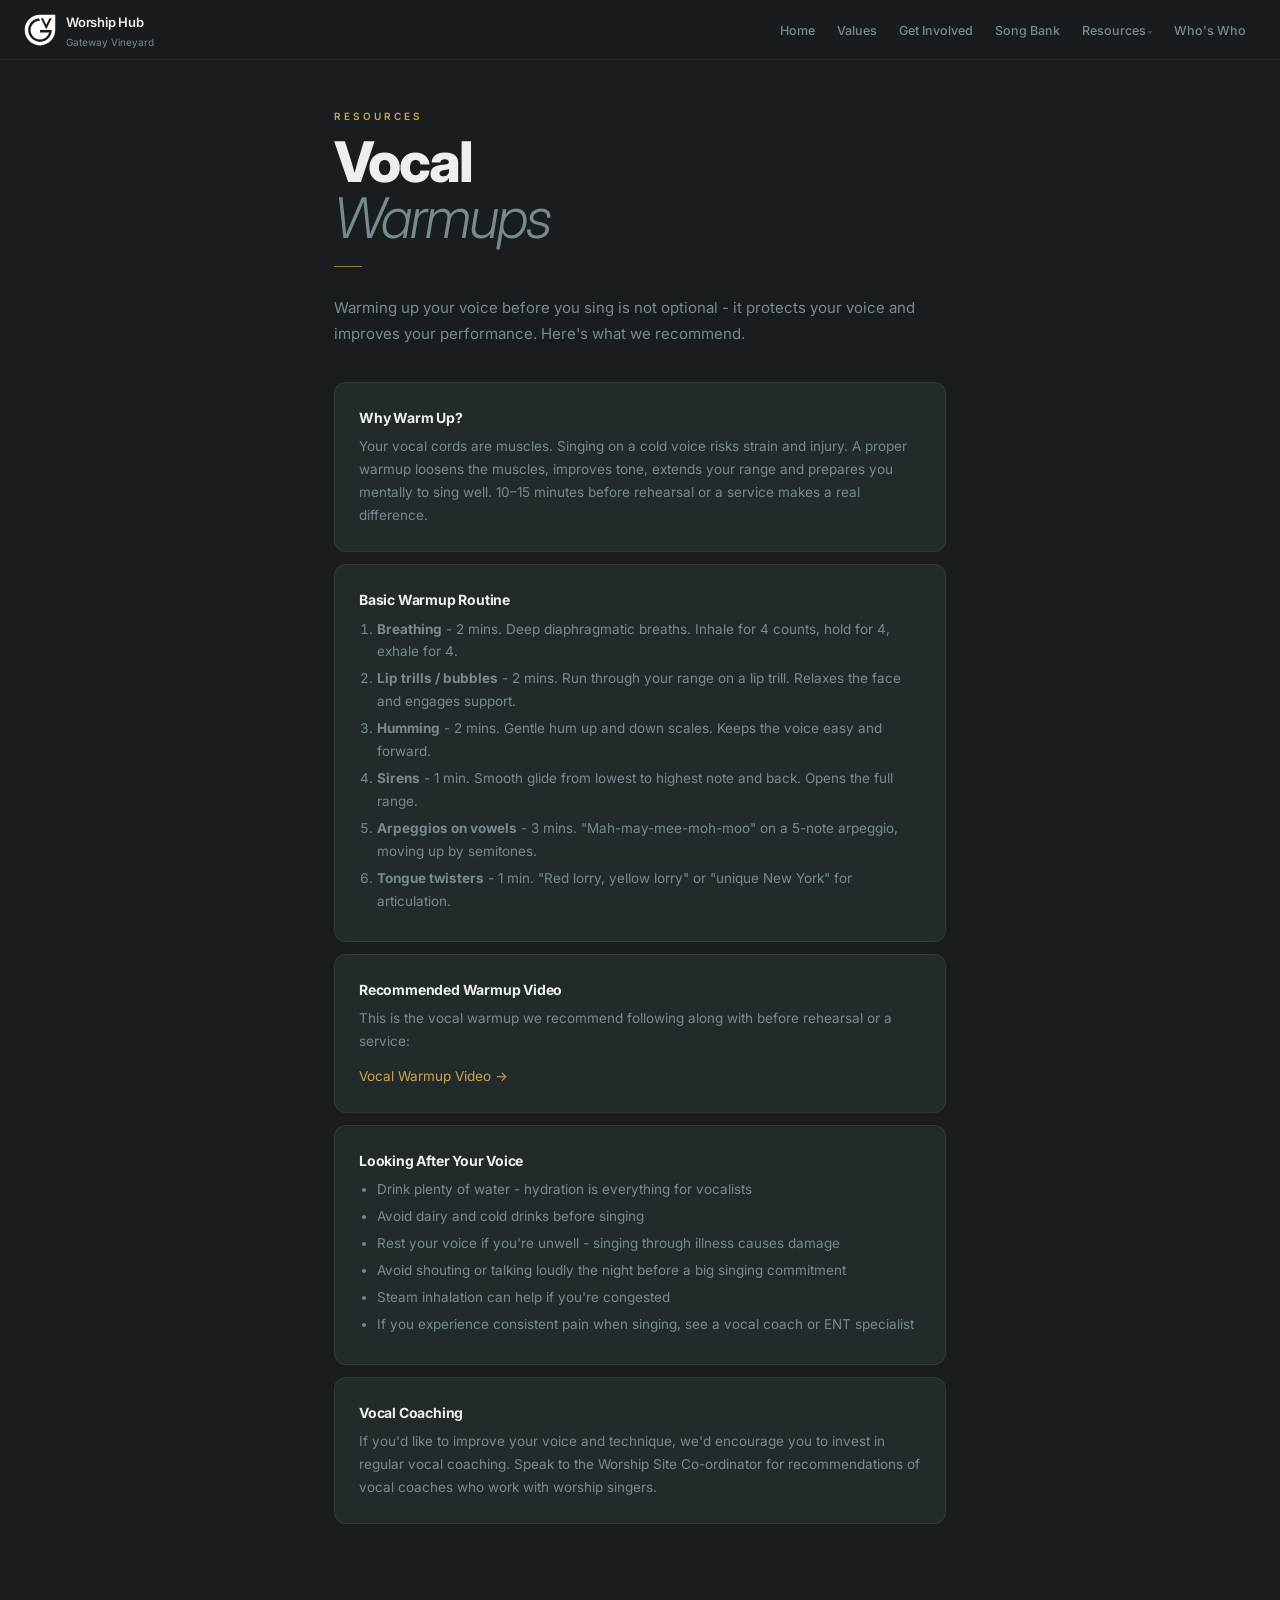
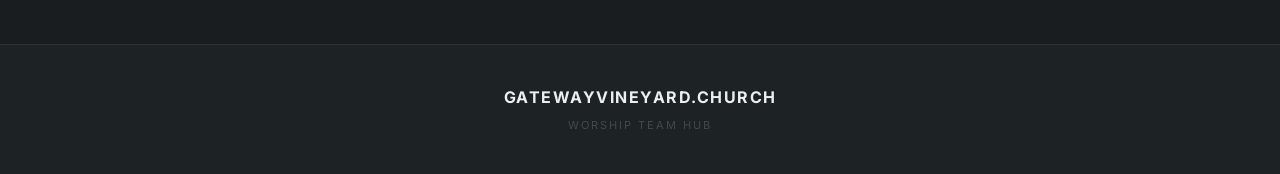
<file: vocal-warmups.html>
<!DOCTYPE html>
<html lang="en">
<head>
  <meta charset="UTF-8" />
  <meta name="viewport" content="width=device-width, initial-scale=1.0" />
  <title>Vocal Warmups - Worship Hub</title>
  <link rel="preconnect" href="https://fonts.googleapis.com" />
  <link rel="preconnect" href="https://fonts.gstatic.com" crossorigin />
  <link href="https://fonts.googleapis.com/css2?family=Inter:ital,wght@0,300;0,400;0,500;0,600;0,700;0,800;0,900;1,300&display=swap" rel="stylesheet" />
  <link rel="stylesheet" href="style.css" />
</head>
<body>

<nav id="site-nav"></nav>
<div class="drawer" id="drawer"></div>

<div class="page">
  <div class="page-inner">

    <div class="section-label">Resources</div>
    <h1 class="page-title">Vocal<span>Warmups</span></h1>
    <div class="rule left"></div>
    <p class="page-desc">
      Warming up your voice before you sing is not optional - it protects your voice and improves your performance. Here's what we recommend.
    </p>

    <div class="section-block">
      <div class="card">
        <div class="card-title">Why Warm Up?</div>
        <p>Your vocal cords are muscles. Singing on a cold voice risks strain and injury. A proper warmup loosens the muscles, improves tone, extends your range and prepares you mentally to sing well. 10–15 minutes before rehearsal or a service makes a real difference.</p>
      </div>

      <div class="card">
        <div class="card-title">Basic Warmup Routine</div>
        <ol>
          <li><strong>Breathing</strong> - 2 mins. Deep diaphragmatic breaths. Inhale for 4 counts, hold for 4, exhale for 4.</li>
          <li><strong>Lip trills / bubbles</strong> - 2 mins. Run through your range on a lip trill. Relaxes the face and engages support.</li>
          <li><strong>Humming</strong> - 2 mins. Gentle hum up and down scales. Keeps the voice easy and forward.</li>
          <li><strong>Sirens</strong> - 1 min. Smooth glide from lowest to highest note and back. Opens the full range.</li>
          <li><strong>Arpeggios on vowels</strong> - 3 mins. "Mah-may-mee-moh-moo" on a 5-note arpeggio, moving up by semitones.</li>
          <li><strong>Tongue twisters</strong> - 1 min. "Red lorry, yellow lorry" or "unique New York" for articulation.</li>
        </ol>
      </div>

      <div class="card">
        <div class="card-title">Recommended Warmup Video</div>
        <p>This is the vocal warmup we recommend following along with before rehearsal or a service:</p>
        <p style="margin-top:12px"><a href="https://www.youtube.com/watch?v=G8eg9x10kgk" target="_blank" rel="noopener">Vocal Warmup Video &rarr;</a></p>
      </div>

      <div class="card">
        <div class="card-title">Looking After Your Voice</div>
        <ul>
          <li>Drink plenty of water - hydration is everything for vocalists</li>
          <li>Avoid dairy and cold drinks before singing</li>
          <li>Rest your voice if you're unwell - singing through illness causes damage</li>
          <li>Avoid shouting or talking loudly the night before a big singing commitment</li>
          <li>Steam inhalation can help if you're congested</li>
          <li>If you experience consistent pain when singing, see a vocal coach or ENT specialist</li>
        </ul>
      </div>

      <div class="card">
        <div class="card-title">Vocal Coaching</div>
        <p>If you'd like to improve your voice and technique, we'd encourage you to invest in regular vocal coaching. Speak to the Worship Site Co-ordinator for recommendations of vocal coaches who work with worship singers.</p>
      </div>
    </div>

  </div>
</div>

<footer>
  <a href="https://gatewayvineyard.church">GatewayVineyard.Church</a>
  <p>Worship Team Hub</p>
</footer>

<script src="nav.js"></script>
</body>
</html>
</file>
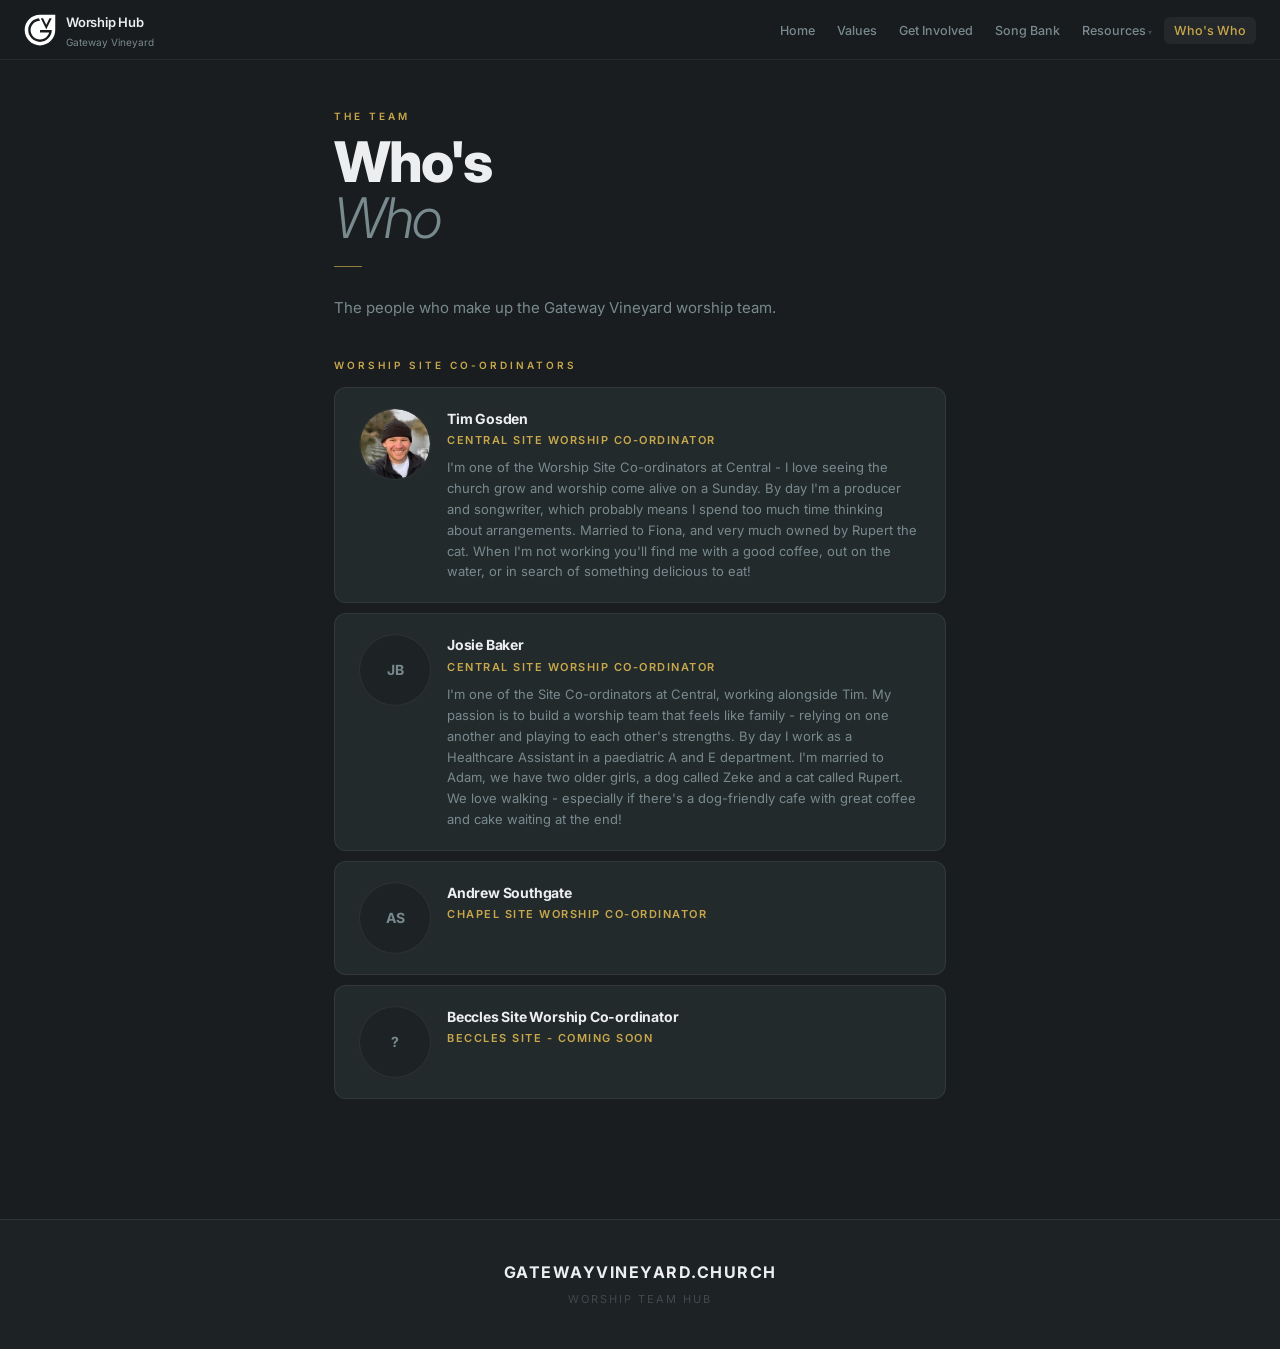
<file: whos-who.html>
<!DOCTYPE html>
<html lang="en">
<head>
  <meta charset="UTF-8" />
  <meta name="viewport" content="width=device-width, initial-scale=1.0" />
  <title>Who's Who - Worship Hub</title>
  <link rel="preconnect" href="https://fonts.googleapis.com" />
  <link rel="preconnect" href="https://fonts.gstatic.com" crossorigin />
  <link href="https://fonts.googleapis.com/css2?family=Inter:ital,wght@0,300;0,400;0,500;0,600;0,700;0,800;0,900;1,300&display=swap" rel="stylesheet" />
  <link rel="stylesheet" href="style.css" />
  <style>
    .person-card {
      background: var(--bg-card);
      border: 1px solid var(--border);
      border-radius: var(--radius);
      padding: 20px 24px;
      margin-bottom: 10px;
      display: flex;
      gap: 16px;
      align-items: flex-start;
    }
    .person-avatar {
      width: 72px;
      height: 72px;
      border-radius: 50%;
      background: var(--bg-mid);
      border: 1px solid var(--border);
      flex-shrink: 0;
      display: flex;
      align-items: center;
      justify-content: center;
      font-size: 14px;
      font-weight: 700;
      color: var(--muted);
      letter-spacing: -.5px;
      overflow: hidden;
    }
    .person-avatar img {
      width: 100%;
      height: 100%;
      object-fit: cover;
      object-position: center 15%;
      border-radius: 50%;
    }
    .person-info { flex: 1; }
    .person-name {
      font-size: 14px;
      font-weight: 700;
      color: var(--text);
      letter-spacing: -.2px;
      margin-bottom: 2px;
    }
    .person-role {
      font-size: 11px;
      font-weight: 600;
      letter-spacing: 1.5px;
      text-transform: uppercase;
      color: var(--gold);
      margin-bottom: 0;
    }
  </style>
</head>
<body>

<nav id="site-nav"></nav>
<div class="drawer" id="drawer"></div>

<div class="page">
  <div class="page-inner">

    <div class="section-label">The team</div>
    <h1 class="page-title">Who's<span>Who</span></h1>
    <div class="rule left"></div>
    <p class="page-desc">
      The people who make up the Gateway Vineyard worship team.
    </p>

    <!-- WORSHIP CO-ORDINATORS -->
    <div class="section-block">
      <div class="section-label" style="margin-bottom:14px">Worship Site Co-ordinators</div>

      <div class="person-card">
        <div class="person-avatar"><img src="images/tim.jpg" alt="Tim Gosden" /></div>
        <div class="person-info">
          <div class="person-name">Tim Gosden</div>
          <div class="person-role">Central Site Worship Co-ordinator</div>
          <p style="margin-top:8px;font-size:13px;color:var(--muted);line-height:1.6">I'm one of the Worship Site Co-ordinators at Central - I love seeing the church grow and worship come alive on a Sunday. By day I'm a producer and songwriter, which probably means I spend too much time thinking about arrangements. Married to Fiona, and very much owned by Rupert the cat. When I'm not working you'll find me with a good coffee, out on the water, or in search of something delicious to eat!</p>
        </div>
      </div>

      <div class="person-card">
        <div class="person-avatar">JB</div>
        <div class="person-info">
          <div class="person-name">Josie Baker</div>
          <div class="person-role">Central Site Worship Co-ordinator</div>
          <p style="margin-top:8px;font-size:13px;color:var(--muted);line-height:1.6">I'm one of the Site Co-ordinators at Central, working alongside Tim. My passion is to build a worship team that feels like family - relying on one another and playing to each other's strengths. By day I work as a Healthcare Assistant in a paediatric A and E department. I'm married to Adam, we have two older girls, a dog called Zeke and a cat called Rupert. We love walking - especially if there's a dog-friendly cafe with great coffee and cake waiting at the end!</p>
        </div>
      </div>

      <div class="person-card">
        <div class="person-avatar">AS</div>
        <div class="person-info">
          <div class="person-name">Andrew Southgate</div>
          <div class="person-role">Chapel Site Worship Co-ordinator</div>
        </div>
      </div>

      <div class="person-card">
        <div class="person-avatar">?</div>
        <div class="person-info">
          <div class="person-name">Beccles Site Worship Co-ordinator</div>
          <div class="person-role">Beccles Site - Coming Soon</div>
        </div>
      </div>
    </div>

  </div>
</div>

<footer>
  <a href="https://gatewayvineyard.church">GatewayVineyard.Church</a>
  <p>Worship Team Hub</p>
</footer>

<script src="nav.js"></script>
</body>
</html>
</file>
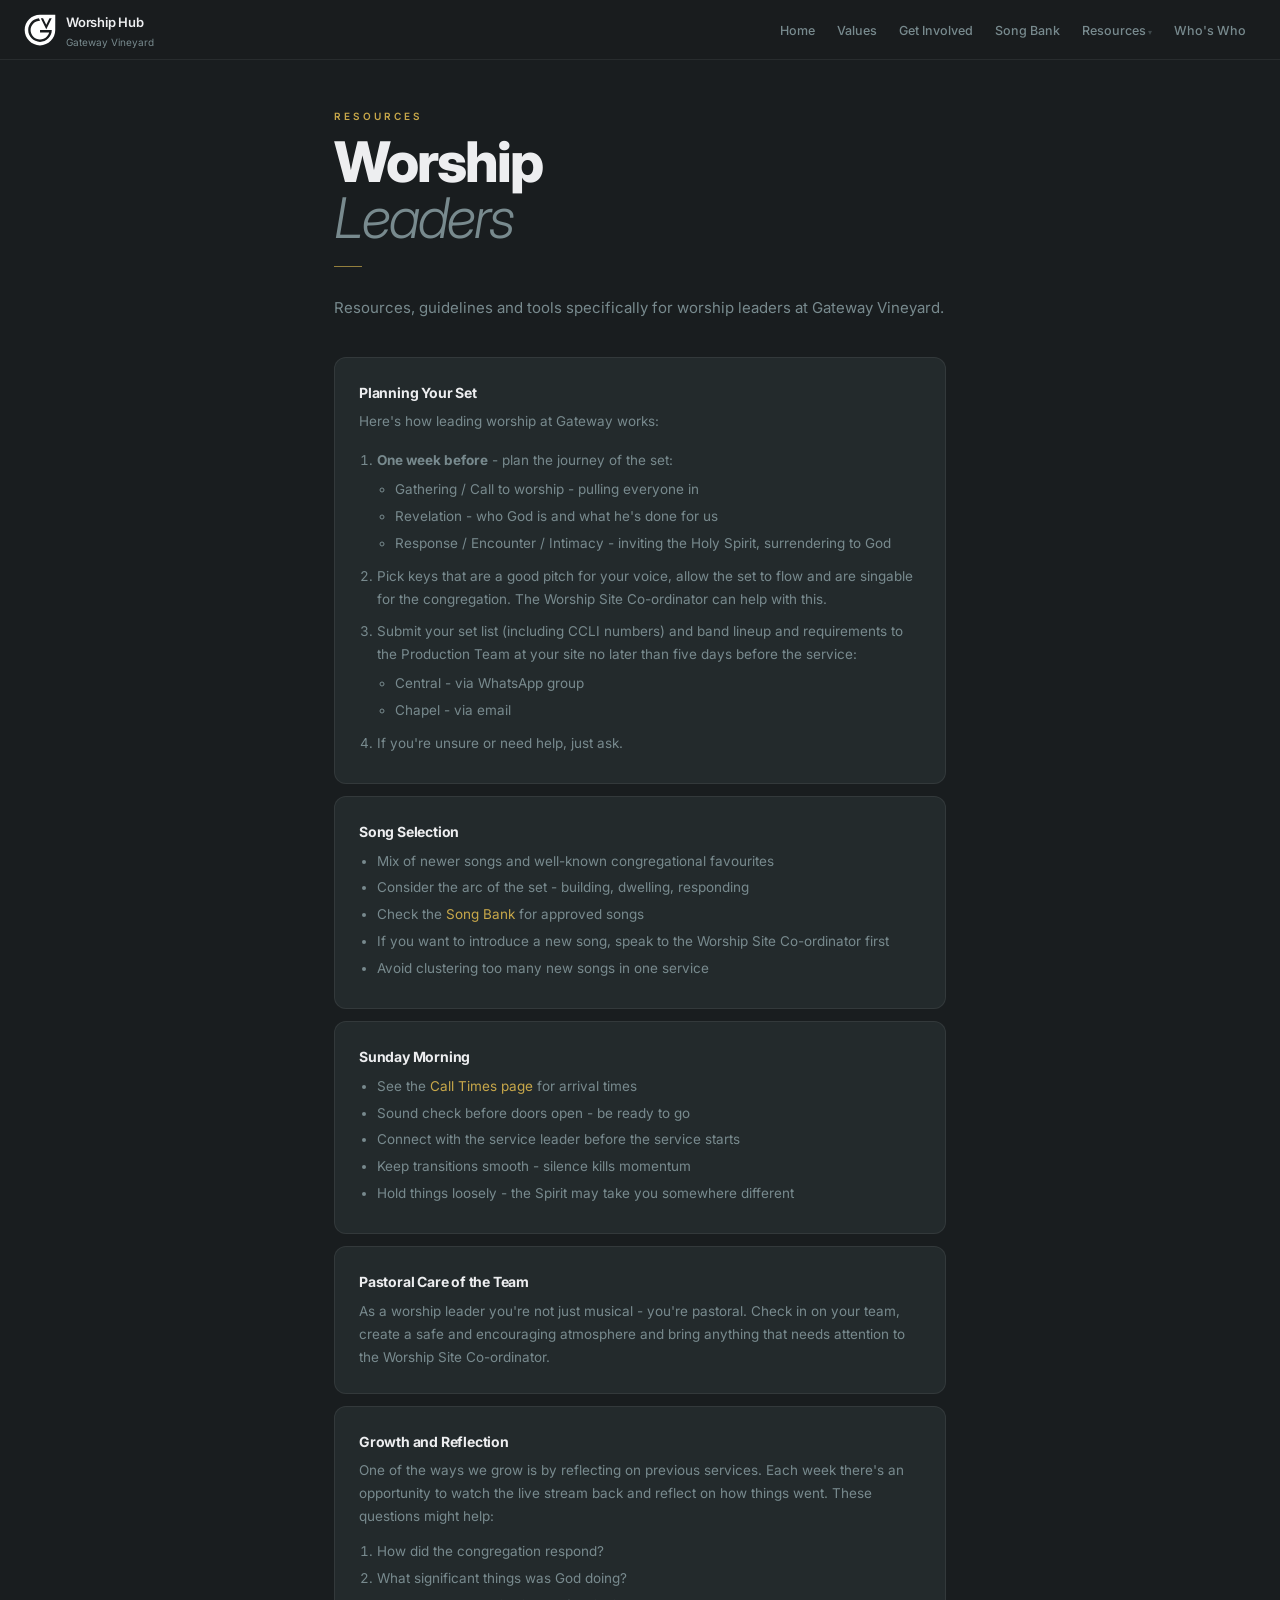
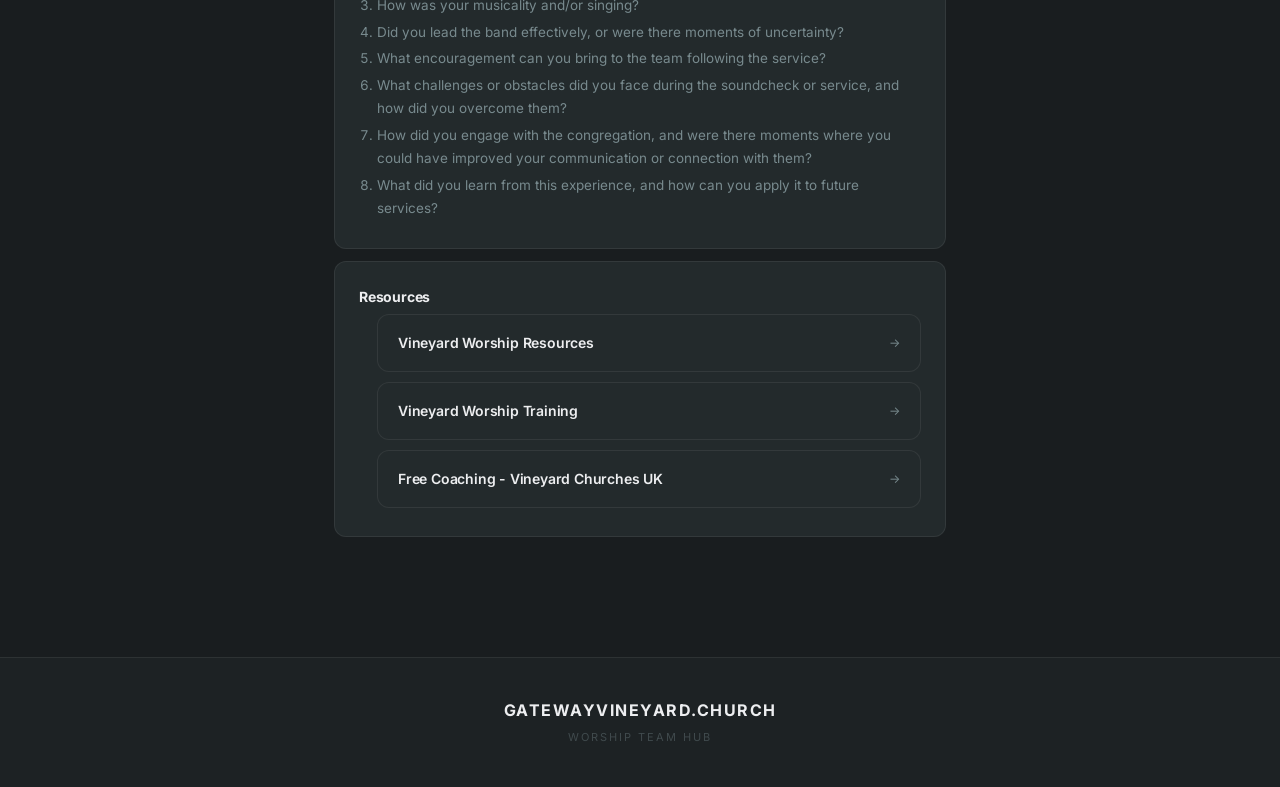
<file: worship-leaders.html>
<!DOCTYPE html>
<html lang="en">
<head>
  <meta charset="UTF-8" />
  <meta name="viewport" content="width=device-width, initial-scale=1.0" />
  <title>Worship Leaders - Worship Hub</title>
  <link rel="preconnect" href="https://fonts.googleapis.com" />
  <link rel="preconnect" href="https://fonts.gstatic.com" crossorigin />
  <link href="https://fonts.googleapis.com/css2?family=Inter:ital,wght@0,300;0,400;0,500;0,600;0,700;0,800;0,900;1,300&display=swap" rel="stylesheet" />
  <link rel="stylesheet" href="style.css" />
</head>
<body>

<nav id="site-nav"></nav>
<div class="drawer" id="drawer"></div>

<div class="page">
  <div class="page-inner">

    <div class="section-label">Resources</div>
    <h1 class="page-title">Worship<span>Leaders</span></h1>
    <div class="rule left"></div>
    <p class="page-desc">
      Resources, guidelines and tools specifically for worship leaders at Gateway Vineyard.
    </p>

    <div class="section-block">

      <div class="card">
        <div class="card-title">Planning Your Set</div>
        <p style="margin-bottom:16px">Here's how leading worship at Gateway works:</p>
        <ol>
          <li style="margin-bottom:10px">
            <strong>One week before</strong> - plan the journey of the set:
            <ul style="margin-top:6px">
              <li>Gathering / Call to worship - pulling everyone in</li>
              <li>Revelation - who God is and what he's done for us</li>
              <li>Response / Encounter / Intimacy - inviting the Holy Spirit, surrendering to God</li>
            </ul>
          </li>
          <li style="margin-bottom:10px">
            Pick keys that are a good pitch for your voice, allow the set to flow and are singable for the congregation. The Worship Site Co-ordinator can help with this.
          </li>
          <li style="margin-bottom:10px">
            Submit your set list (including CCLI numbers) and band lineup and requirements to the Production Team at your site no later than five days before the service:
            <ul style="margin-top:6px">
              <li>Central - via WhatsApp group</li>
              <li>Chapel - via email</li>
            </ul>
          </li>
          <li>If you're unsure or need help, just ask.</li>
        </ol>
      </div>

      <div class="card">
        <div class="card-title">Song Selection</div>
        <ul>
          <li>Mix of newer songs and well-known congregational favourites</li>
          <li>Consider the arc of the set - building, dwelling, responding</li>
          <li>Check the <a href="song-bank.html">Song Bank</a> for approved songs</li>
          <li>If you want to introduce a new song, speak to the Worship Site Co-ordinator first</li>
          <li>Avoid clustering too many new songs in one service</li>
        </ul>
      </div>

      <div class="card">
        <div class="card-title">Sunday Morning</div>
        <ul>
          <li>See the <a href="call-times.html">Call Times page</a> for arrival times</li>
          <li>Sound check before doors open - be ready to go</li>
          <li>Connect with the service leader before the service starts</li>
          <li>Keep transitions smooth - silence kills momentum</li>
          <li>Hold things loosely - the Spirit may take you somewhere different</li>
        </ul>
      </div>

      <div class="card">
        <div class="card-title">Pastoral Care of the Team</div>
        <p>As a worship leader you're not just musical - you're pastoral. Check in on your team, create a safe and encouraging atmosphere and bring anything that needs attention to the Worship Site Co-ordinator.</p>
      </div>

      <div class="card">
        <div class="card-title">Growth and Reflection</div>
        <p style="margin-bottom:12px">One of the ways we grow is by reflecting on previous services. Each week there's an opportunity to watch the live stream back and reflect on how things went. These questions might help:</p>
        <ol>
          <li>How did the congregation respond?</li>
          <li>What significant things was God doing?</li>
          <li>How was your musicality and/or singing?</li>
          <li>Did you lead the band effectively, or were there moments of uncertainty?</li>
          <li>What encouragement can you bring to the team following the service?</li>
          <li>What challenges or obstacles did you face during the soundcheck or service, and how did you overcome them?</li>
          <li>How did you engage with the congregation, and were there moments where you could have improved your communication or connection with them?</li>
          <li>What did you learn from this experience, and how can you apply it to future services?</li>
        </ol>
      </div>

      <div class="card">
        <div class="card-title">Resources</div>
        <ul class="link-list" style="margin-top:4px">
          <li><a href="https://www.vineyardchurches.org.uk/worship/resources/" target="_blank" rel="noopener">
            Vineyard Worship Resources
            <span class="link-arrow">→</span>
          </a></li>
          <li><a href="https://training.vineyardchurches.org.uk/pages/worship-training" target="_blank" rel="noopener">
            Vineyard Worship Training
            <span class="link-arrow">→</span>
          </a></li>
          <li><a href="https://www.vineyardchurches.org.uk/vision/coaching/" target="_blank" rel="noopener">
            Free Coaching - Vineyard Churches UK
            <span class="link-arrow">→</span>
          </a></li>
        </ul>
      </div>

    </div>

  </div>
</div>

<footer>
  <a href="https://gatewayvineyard.church">GatewayVineyard.Church</a>
  <p>Worship Team Hub</p>
</footer>

<script src="nav.js"></script>
</body>
</html>
</file>
<file: style.css>
*, *::before, *::after { margin: 0; padding: 0; box-sizing: border-box; }

:root {
  --bg:        #191d1f;
  --bg-mid:    #1d2224;
  --bg-card:   #232a2c;
  --bg-card2:  #1f2628;
  --border:    rgba(255,255,255,0.07);
  --border-hi: rgba(212,175,55,0.25);
  --gold:      #C8A84A;
  --text:      #EDEEF0;
  --muted:     #788a8e;
  --muted2:    #404a4d;
  --nav-h:     60px;
  --radius:    12px;
  --max:       660px;
}

html { scroll-behavior: smooth; }

body {
  background: var(--bg);
  color: var(--text);
  font-family: 'Inter', sans-serif;
  -webkit-font-smoothing: antialiased;
  line-height: 1.6;
}

/* ── NAV ── */
nav {
  position: fixed;
  inset: 0 0 auto 0;
  height: var(--nav-h);
  background: rgba(25,29,31,0.96);
  backdrop-filter: blur(20px);
  -webkit-backdrop-filter: blur(20px);
  border-bottom: 1px solid var(--border);
  z-index: 100;
  display: flex;
  align-items: center;
  padding: 0 24px;
}

.logo {
  display: flex;
  align-items: center;
  gap: 10px;
  text-decoration: none;
}

.logo-svg, .logo-img {
  height: 32px;
  width: 32px;
  flex-shrink: 0;
}
.logo-img {
  mix-blend-mode: screen;
  opacity: 0.92;
}

.logo-text {
  font-size: 13px;
  font-weight: 600;
  color: var(--text);
  letter-spacing: -.2px;
}

.logo-sub {
  display: block;
  font-size: 10px;
  font-weight: 400;
  color: var(--muted);
}

.nav-links {
  display: flex;
  list-style: none;
  gap: 2px;
  margin-left: auto;
}

.nav-links a {
  text-decoration: none;
  color: var(--muted);
  font-size: 12.5px;
  font-weight: 500;
  padding: 6px 10px;
  border-radius: 6px;
  transition: color .15s, background .15s;
  white-space: nowrap;
}

.nav-links a:hover,
.nav-links a.active { color: var(--text); background: rgba(255,255,255,0.05); }
.nav-links a.active { color: var(--gold); }

.has-drop { position: relative; }
.has-drop > a::after { content: ' ▾'; font-size: 8px; opacity: .4; }
.drop {
  position: absolute;
  top: 100%;
  right: 0;
  background: var(--bg-mid);
  border: 1px solid var(--border);
  border-radius: 10px;
  padding: 4px;
  padding-top: 8px;
  min-width: 175px;
  display: none;
  box-shadow: 0 20px 48px rgba(0,0,0,.6);
}
/* Invisible bridge fills the gap so hover doesn't break */
.drop::before {
  content: '';
  position: absolute;
  top: -8px;
  left: 0;
  right: 0;
  height: 8px;
}
.has-drop:hover .drop { display: block; }
.drop a { display: block; padding: 8px 12px; border-radius: 7px; font-size: 12.5px; }
.drop a:hover { color: var(--text); background: rgba(255,255,255,0.05); }
.drop a.active { color: var(--gold); }

.burger {
  display: none;
  flex-direction: column;
  gap: 5px;
  cursor: pointer;
  padding: 8px;
  margin-left: auto;
  background: none;
  border: none;
}
.burger span {
  display: block;
  width: 20px;
  height: 1.5px;
  background: var(--text);
  border-radius: 2px;
}

.drawer {
  display: none;
  position: fixed;
  inset: var(--nav-h) 0 0 0;
  background: rgba(25,29,31,0.98);
  backdrop-filter: blur(20px);
  z-index: 99;
  padding: 24px;
  overflow-y: auto;
}
.drawer.open { display: block; }
.drawer a {
  display: block;
  text-decoration: none;
  color: var(--text);
  font-size: 18px;
  font-weight: 600;
  padding: 14px 0;
  border-bottom: 1px solid var(--border);
  letter-spacing: -.3px;
}
.drawer a.sub {
  font-size: 14px;
  font-weight: 400;
  color: var(--muted);
  padding: 10px 0 10px 12px;
}

/* ── PAGE SHELL ── */
.page {
  padding-top: var(--nav-h);
  min-height: 100svh;
  display: flex;
  flex-direction: column;
}

.page-inner {
  flex: 1;
  width: 100%;
  max-width: var(--max);
  margin: 0 auto;
  padding: 48px 24px 80px;
}

/* ── HERO ── */
.hero {
  min-height: 100svh;
  display: flex;
  flex-direction: column;
  align-items: center;
  justify-content: center;
  text-align: center;
  padding: calc(var(--nav-h) + 60px) 24px 80px;
}

.hero-content {
  width: 100%;
  max-width: var(--max);
}

/* ── TYPOGRAPHY ── */
.eyebrow, .section-label {
  font-size: 10px;
  font-weight: 600;
  letter-spacing: 3px;
  text-transform: uppercase;
  color: var(--gold);
  margin-bottom: 10px;
}

.eyebrow { margin-bottom: 24px; }

h1 {
  font-size: clamp(44px, 11vw, 88px);
  font-weight: 800;
  line-height: .95;
  letter-spacing: -3px;
  color: var(--text);
}

h1 span {
  display: block;
  color: var(--muted);
  font-style: italic;
  font-weight: 300;
}

h2 {
  font-size: 26px;
  font-weight: 700;
  letter-spacing: -.6px;
  color: var(--text);
  margin-bottom: 6px;
}

h3 {
  font-size: 16px;
  font-weight: 600;
  letter-spacing: -.3px;
  color: var(--text);
  margin-bottom: 8px;
}

.page-title {
  font-size: clamp(32px, 8vw, 56px);
  font-weight: 800;
  line-height: 1;
  letter-spacing: -2px;
  color: var(--text);
  margin-bottom: 8px;
}

.page-title span {
  display: block;
  color: var(--muted);
  font-style: italic;
  font-weight: 300;
}

.page-desc {
  font-size: 15px;
  color: var(--muted);
  line-height: 1.7;
  margin-bottom: 36px;
}

.rule {
  width: 28px;
  height: 1px;
  background: var(--gold);
  opacity: .7;
  margin: 28px auto;
}

.rule.left { margin: 20px 0 28px; }

.hero-desc {
  font-size: 16px;
  color: var(--muted);
  line-height: 1.75;
  max-width: 400px;
  margin: 0 auto 36px;
  font-weight: 400;
}

/* ── TILES ── */
.tiles {
  display: flex;
  flex-wrap: wrap;
  justify-content: center;
  gap: 8px;
  margin-bottom: 52px;
}

.tile {
  background: var(--bg-card);
  border: 1px solid var(--border);
  border-radius: var(--radius);
  padding: 18px 16px;
  text-decoration: none;
  color: var(--text);
  transition: border-color .2s, background .2s;
  text-align: left;
  display: block;
  flex: 1 1 calc(50% - 8px);
}

.tile:hover {
  border-color: var(--border-hi);
  background: var(--bg-card2);
}

.tile-label {
  font-size: 13px;
  font-weight: 700;
  margin-bottom: 2px;
  letter-spacing: -.2px;
}

.tile-sub {
  font-size: 11px;
  color: var(--muted);
}

/* ── CARDS ── */
.card {
  background: var(--bg-card);
  border: 1px solid var(--border);
  border-radius: var(--radius);
  padding: 24px;
  margin-bottom: 12px;
}

.card-title {
  font-size: 14px;
  font-weight: 700;
  color: var(--text);
  letter-spacing: -.2px;
  margin-bottom: 6px;
}

.card p, .card li {
  font-size: 13.5px;
  color: var(--muted);
  line-height: 1.7;
}

.card ul, .card ol {
  padding-left: 18px;
}

.card li { margin-bottom: 4px; }

.card a {
  color: var(--gold);
  text-decoration: none;
}
.card a:hover { text-decoration: underline; }

/* ── ROLE CARD ── */
.role-card {
  background: var(--bg-card);
  border: 1px solid var(--border);
  border-radius: var(--radius);
  padding: 20px 24px;
  margin-bottom: 10px;
}

.role-title {
  font-size: 15px;
  font-weight: 700;
  color: var(--text);
  letter-spacing: -.2px;
  margin-bottom: 4px;
}

.role-desc {
  font-size: 13px;
  color: var(--muted);
  line-height: 1.65;
}

/* ── DIVIDER SECTION ── */
.section-block {
  margin-bottom: 40px;
}

/* ── UPCOMING ── */
.upcoming { text-align: left; width: 100%; }

.upcoming h2 {
  font-size: 20px;
  font-weight: 700;
  letter-spacing: -.5px;
  margin-bottom: 14px;
}

.cal-wrap {
  background: var(--bg-mid);
  border: 1px solid var(--border);
  border-radius: var(--radius);
  overflow: hidden;
}

.cal-wrap iframe {
  width: 100%;
  height: 520px;
  border: none;
  display: block;
  color-scheme: dark;
}

/* ── TAG ── */
.tag {
  display: inline-block;
  font-size: 10px;
  font-weight: 600;
  letter-spacing: 1.5px;
  text-transform: uppercase;
  color: var(--gold);
  background: rgba(200,168,74,0.1);
  border: 1px solid rgba(200,168,74,0.2);
  border-radius: 4px;
  padding: 2px 8px;
  margin-bottom: 10px;
}

/* ── LINK LIST ── */
.link-list {
  list-style: none;
  display: flex;
  flex-direction: column;
  gap: 6px;
}

.link-list a {
  display: flex;
  align-items: center;
  justify-content: space-between;
  background: var(--bg-card);
  border: 1px solid var(--border);
  border-radius: var(--radius);
  padding: 16px 20px;
  text-decoration: none;
  color: var(--text);
  font-size: 14px;
  font-weight: 600;
  transition: border-color .2s, background .2s;
  letter-spacing: -.2px;
}

.link-list a:hover {
  border-color: var(--border-hi);
  background: var(--bg-card2);
}

.link-list a span {
  font-size: 12px;
  color: var(--muted);
  font-weight: 400;
}

.link-arrow {
  color: var(--muted2);
  font-size: 16px;
}

/* ── FOOTER ── */
footer {
  background: var(--bg-mid);
  border-top: 1px solid var(--border);
  text-align: center;
  padding: 40px 24px;
}

footer a {
  color: var(--text);
  text-decoration: none;
  font-size: 16px;
  font-weight: 700;
  letter-spacing: 1.5px;
  text-transform: uppercase;
  display: block;
  margin-bottom: 6px;
}

footer p {
  font-size: 11px;
  color: var(--muted2);
  letter-spacing: 2px;
  text-transform: uppercase;
}

/* ── FORMS ── */
.form { display: flex; flex-direction: column; gap: 16px; }

.form-row {
  display: grid;
  grid-template-columns: 1fr 1fr;
  gap: 12px;
}

.form-group { display: flex; flex-direction: column; gap: 6px; }

.form-label {
  font-size: 12px;
  font-weight: 600;
  color: var(--text);
  letter-spacing: .3px;
}

.form-label .req { color: var(--gold); margin-left: 1px; }

.form-input,
.form-select,
.form-textarea {
  background: var(--bg-mid);
  border: 1px solid var(--border);
  border-radius: 8px;
  color: var(--text);
  font-family: 'Inter', sans-serif;
  font-size: 14px;
  padding: 11px 14px;
  width: 100%;
  transition: border-color .15s;
  -webkit-appearance: none;
  appearance: none;
}

.form-input::placeholder,
.form-textarea::placeholder { color: var(--muted2); }

.form-input:focus,
.form-select:focus,
.form-textarea:focus {
  outline: none;
  border-color: rgba(200,168,74,0.5);
}

.form-select {
  background-image: url("data:image/svg+xml,%3Csvg xmlns='http://www.w3.org/2000/svg' width='10' height='6' viewBox='0 0 10 6'%3E%3Cpath fill='%23788a8e' d='M5 6L0 0h10z'/%3E%3C/svg%3E");
  background-repeat: no-repeat;
  background-position: right 14px center;
  padding-right: 36px;
  cursor: pointer;
}

.form-select option { background: #1d2224; }

.form-textarea { resize: vertical; min-height: 110px; line-height: 1.65; }

.form-hint {
  font-size: 11px;
  color: var(--muted);
  line-height: 1.5;
}

.form-submit {
  background: var(--gold);
  color: #111;
  border: none;
  border-radius: 8px;
  font-family: 'Inter', sans-serif;
  font-size: 13px;
  font-weight: 700;
  letter-spacing: .3px;
  padding: 13px 28px;
  cursor: pointer;
  transition: opacity .15s;
  align-self: flex-start;
  margin-top: 4px;
}

.form-submit:hover { opacity: .85; }
.form-submit:disabled { opacity: .45; cursor: not-allowed; }

.form-status {
  display: none;
  padding: 14px 16px;
  border-radius: 8px;
  font-size: 13.5px;
  line-height: 1.5;
}

.form-status.success {
  display: block;
  background: rgba(200,168,74,0.08);
  border: 1px solid rgba(200,168,74,0.2);
  color: var(--gold);
}

.form-status.error {
  display: block;
  background: rgba(220,80,80,0.08);
  border: 1px solid rgba(220,80,80,0.15);
  color: #e08080;
}

[data-fs-success], [data-fs-error] {
  display: none;
  padding: 14px 16px;
  border-radius: 8px;
  font-size: 13.5px;
  line-height: 1.5;
  margin-bottom: 16px;
}

[data-fs-success][data-fs-active] {
  display: block;
  background: rgba(200,168,74,0.08);
  border: 1px solid rgba(200,168,74,0.2);
  color: var(--gold);
}

[data-fs-error=""][data-fs-active] {
  display: block;
  background: rgba(220,80,80,0.08);
  border: 1px solid rgba(220,80,80,0.15);
  color: #e08080;
}

@media (max-width: 480px) {
  .form-row { grid-template-columns: 1fr; }
}

/* ── ROTA ── */
.rota-section { margin-bottom: 48px; }

.rota-month-heading {
  font-size: 10px;
  font-weight: 600;
  letter-spacing: 3px;
  text-transform: uppercase;
  color: var(--gold);
  margin: 28px 0 8px;
}

.rota-month-heading:first-child { margin-top: 0; }

.rota-row {
  background: var(--bg-card);
  border: 1px solid var(--border);
  border-radius: var(--radius);
  padding: 14px 18px;
  margin-bottom: 6px;
  display: grid;
  grid-template-columns: 58px 1fr;
  gap: 14px;
  align-items: start;
}

.rota-row.past { opacity: 0.3; }
.rota-row.no-service { opacity: 0.4; }

.rota-date-col { padding-top: 2px; }

.rota-day {
  font-size: 9px;
  font-weight: 600;
  letter-spacing: 1.5px;
  text-transform: uppercase;
  color: var(--muted);
  display: block;
}

.rota-date-num {
  font-size: 22px;
  font-weight: 800;
  letter-spacing: -1px;
  color: var(--text);
  line-height: 1;
  display: block;
}

.rota-month-abbr {
  font-size: 10px;
  color: var(--muted);
  display: block;
  margin-top: 1px;
}

.rota-time {
  font-size: 9px;
  font-weight: 600;
  color: var(--muted2);
  letter-spacing: .5px;
  display: block;
  margin-top: 4px;
}

.rota-body { min-width: 0; }

.rota-meta {
  display: flex;
  align-items: center;
  gap: 6px;
  flex-wrap: wrap;
  margin-bottom: 8px;
}

.rota-band {
  font-size: 10px;
  font-weight: 600;
  color: var(--muted);
  letter-spacing: .5px;
  text-transform: uppercase;
}

.rota-note {
  font-size: 9px;
  font-weight: 600;
  letter-spacing: 1px;
  text-transform: uppercase;
  color: var(--gold);
  background: rgba(200,168,74,0.1);
  border: 1px solid rgba(200,168,74,0.2);
  border-radius: 4px;
  padding: 2px 7px;
}

.rota-members { list-style: none; }

.rota-member {
  display: flex;
  align-items: baseline;
  gap: 6px;
  padding: 2px 0;
  font-size: 13px;
  flex-wrap: wrap;
}

.rota-name {
  font-weight: 600;
  color: var(--text);
  letter-spacing: -.1px;
}

.rota-name.is-wl { color: var(--gold); }
.rota-name.is-unavail { text-decoration: line-through; color: var(--muted); }

.rota-roles {
  font-size: 11px;
  color: var(--muted);
}

.rota-badge {
  font-size: 9px;
  font-weight: 700;
  letter-spacing: .5px;
  text-transform: uppercase;
  border-radius: 3px;
  padding: 1px 5px;
}

.rota-badge.unavail {
  background: rgba(220,80,80,0.12);
  border: 1px solid rgba(220,80,80,0.2);
  color: #e07070;
}

.rota-no-members {
  font-size: 13px;
  color: var(--muted);
  font-style: italic;
}

.rota-row.is-next {
  border-color: rgba(200,168,74,0.35);
  background: rgba(200,168,74,0.05);
}

.rota-next-label {
  display: inline-block;
  font-size: 9px;
  font-weight: 700;
  letter-spacing: 1.5px;
  text-transform: uppercase;
  color: var(--gold);
  margin-bottom: 8px;
}

/* ── SONG BANK ── */
.song-loading {
  color: var(--muted);
  font-size: 13px;
  font-style: italic;
}

.song-row {
  background: var(--bg-card);
  border: 1px solid var(--border);
  border-left: 3px solid var(--border);
  border-radius: var(--radius);
  padding: 14px 18px;
  margin-bottom: 6px;
}

.song-row.sc-gathering {
  border-left-color: rgba(230, 150, 50, 0.8);
  background: rgba(230, 150, 50, 0.06);
}

.song-row.sc-revelation {
  border-left-color: rgba(70, 145, 215, 0.8);
  background: rgba(70, 145, 215, 0.06);
}

.song-row.sc-response {
  border-left-color: rgba(155, 100, 210, 0.8);
  background: rgba(155, 100, 210, 0.06);
}

.song-row.sc-homegrown {
  border-left-color: rgba(70, 180, 105, 0.8);
  background: rgba(70, 180, 105, 0.06);
}

/* Section heading colour dots */
.rota-month-heading.sc-gathering::before { color: rgba(230, 150, 50, 0.9); }
.rota-month-heading.sc-revelation::before { color: rgba(70, 145, 215, 0.9); }
.rota-month-heading.sc-response::before { color: rgba(155, 100, 210, 0.9); }
.rota-month-heading.sc-homegrown::before { color: rgba(70, 180, 105, 0.9); }
.rota-month-heading.sc-gathering,
.rota-month-heading.sc-revelation,
.rota-month-heading.sc-response,
.rota-month-heading.sc-homegrown {
  color: inherit;
}
.rota-month-heading.sc-gathering::before,
.rota-month-heading.sc-revelation::before,
.rota-month-heading.sc-response::before,
.rota-month-heading.sc-homegrown::before {
  content: '● ';
  font-size: 8px;
}

.song-main {
  display: flex;
  align-items: baseline;
  gap: 10px;
  flex-wrap: wrap;
  margin-bottom: 6px;
}

.song-title {
  font-size: 17px;
  font-weight: 800;
  color: var(--text);
  letter-spacing: -.4px;
  text-decoration: none;
}

.song-title:hover { color: var(--gold); }

.song-meta {
  display: flex;
  gap: 6px;
  flex-wrap: wrap;
}

.song-chip {
  font-size: 10px;
  font-weight: 600;
  letter-spacing: .5px;
  text-transform: uppercase;
  background: var(--bg-mid);
  border: 1px solid var(--border);
  border-radius: 4px;
  padding: 2px 7px;
  color: var(--text);
}

.song-chip.key,
.song-chip.classic {
  color: var(--gold);
  background: rgba(200,168,74,0.08);
  border-color: rgba(200,168,74,0.2);
}

.song-chip.vineyard {
  color: #8ab4c4;
  background: rgba(138,180,196,0.08);
  border-color: rgba(138,180,196,0.2);
}

.song-chip.homegrown {
  color: #7ec8a0;
  background: rgba(126,200,160,0.08);
  border-color: rgba(126,200,160,0.2);
}

.song-chip.theme {
  color: #b4a0d8;
  background: rgba(180,160,216,0.08);
  border-color: rgba(180,160,216,0.2);
}

.song-chip.muted { color: var(--muted); }

.song-first-line {
  flex-basis: 100%;
  font-size: 11px;
  color: var(--muted);
  margin-top: 2px;
}

.song-empty {
  color: var(--muted);
  font-size: 13px;
  font-style: italic;
}

/* ── VIDEO LIST ── */
.video-list {
  list-style: none;
  display: flex;
  flex-direction: column;
  gap: 6px;
  margin-top: 14px;
}

.video-list a {
  display: flex;
  align-items: center;
  gap: 12px;
  background: var(--bg-mid);
  border: 1px solid var(--border);
  border-radius: 8px;
  padding: 12px 16px;
  text-decoration: none;
  color: var(--text);
  font-size: 13px;
  font-weight: 600;
  transition: border-color .2s, background .2s;
}

.video-list a:hover {
  border-color: var(--border-hi);
  background: var(--bg-card2);
}

.video-list a .video-icon {
  width: 28px;
  height: 28px;
  background: rgba(200,168,74,0.12);
  border: 1px solid rgba(200,168,74,0.2);
  border-radius: 6px;
  display: flex;
  align-items: center;
  justify-content: center;
  flex-shrink: 0;
  font-size: 11px;
  color: var(--gold);
}

/* ── RESPONSIVE ── */
@media (max-width: 640px) {
  .nav-links { display: none; }
  .burger { display: flex; }
}

@media (min-width: 500px) {
  .tile { flex: 0 1 200px; }
}
</file>
